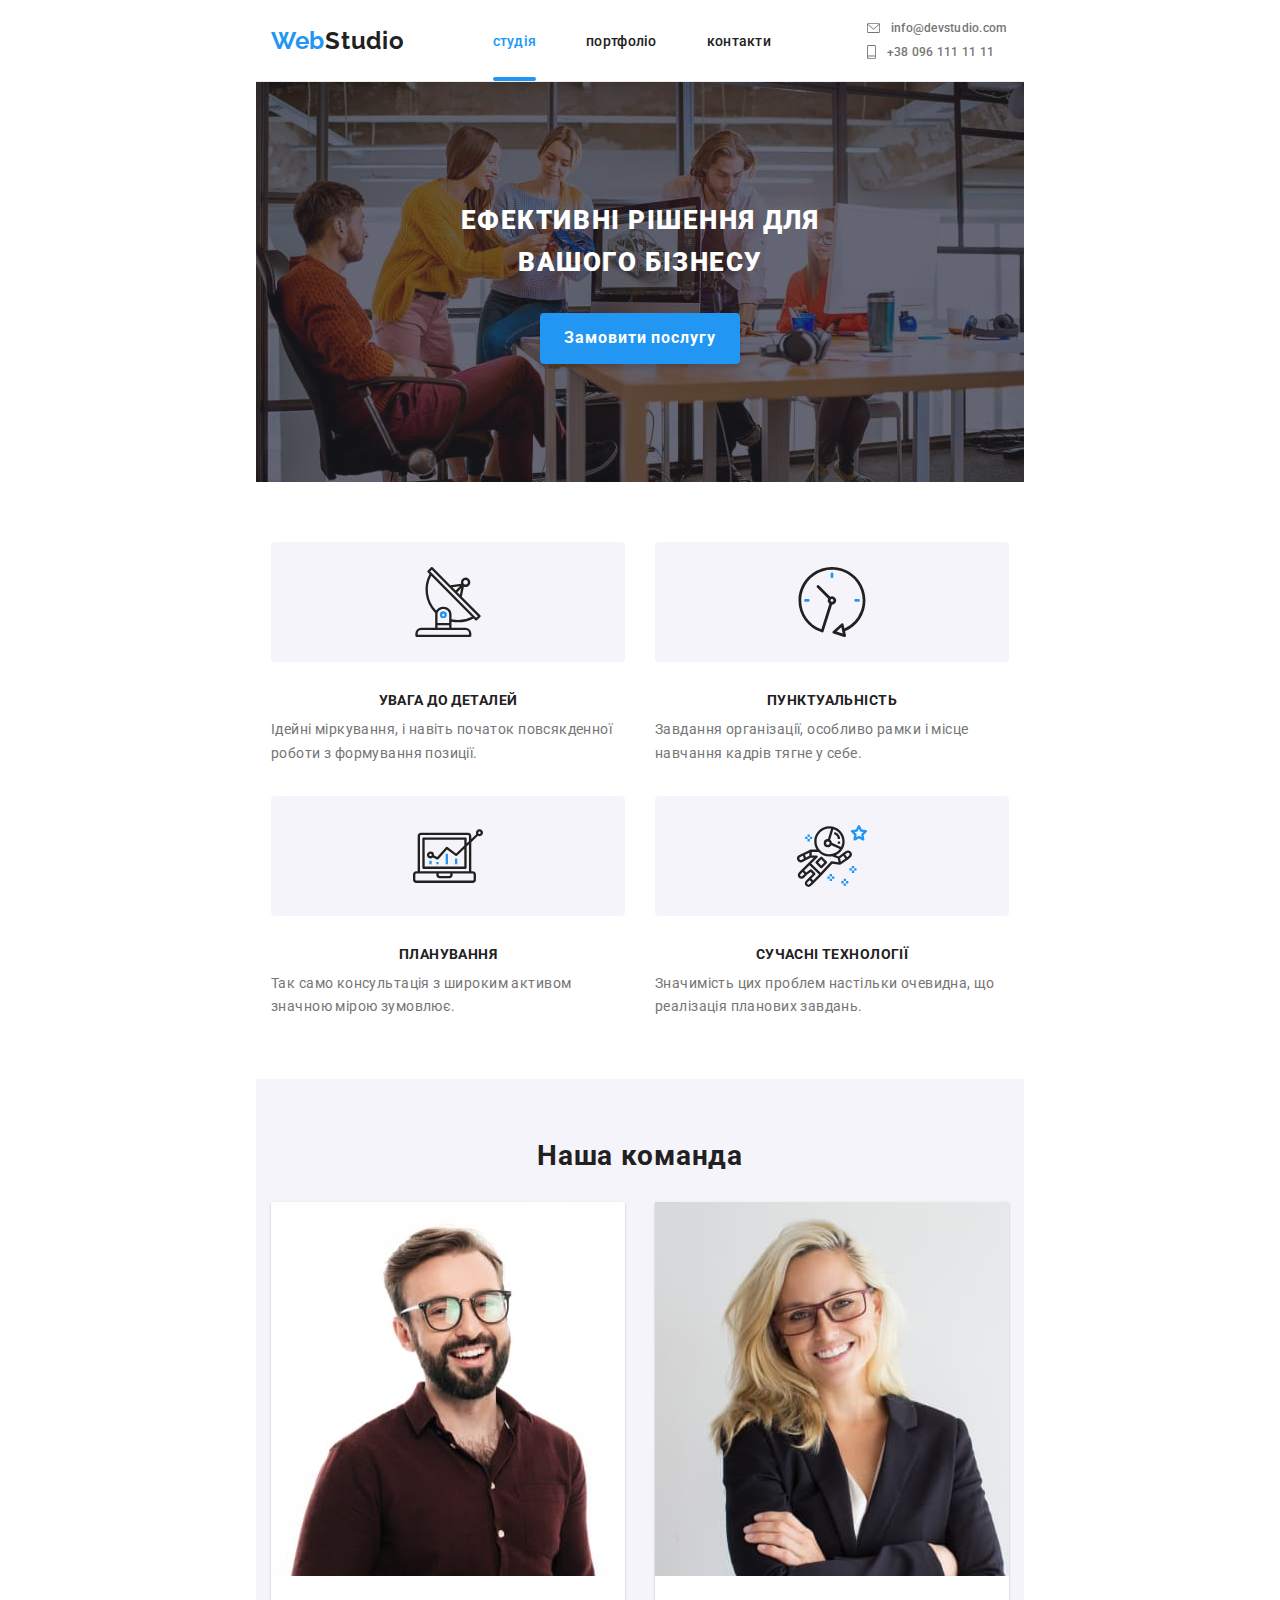
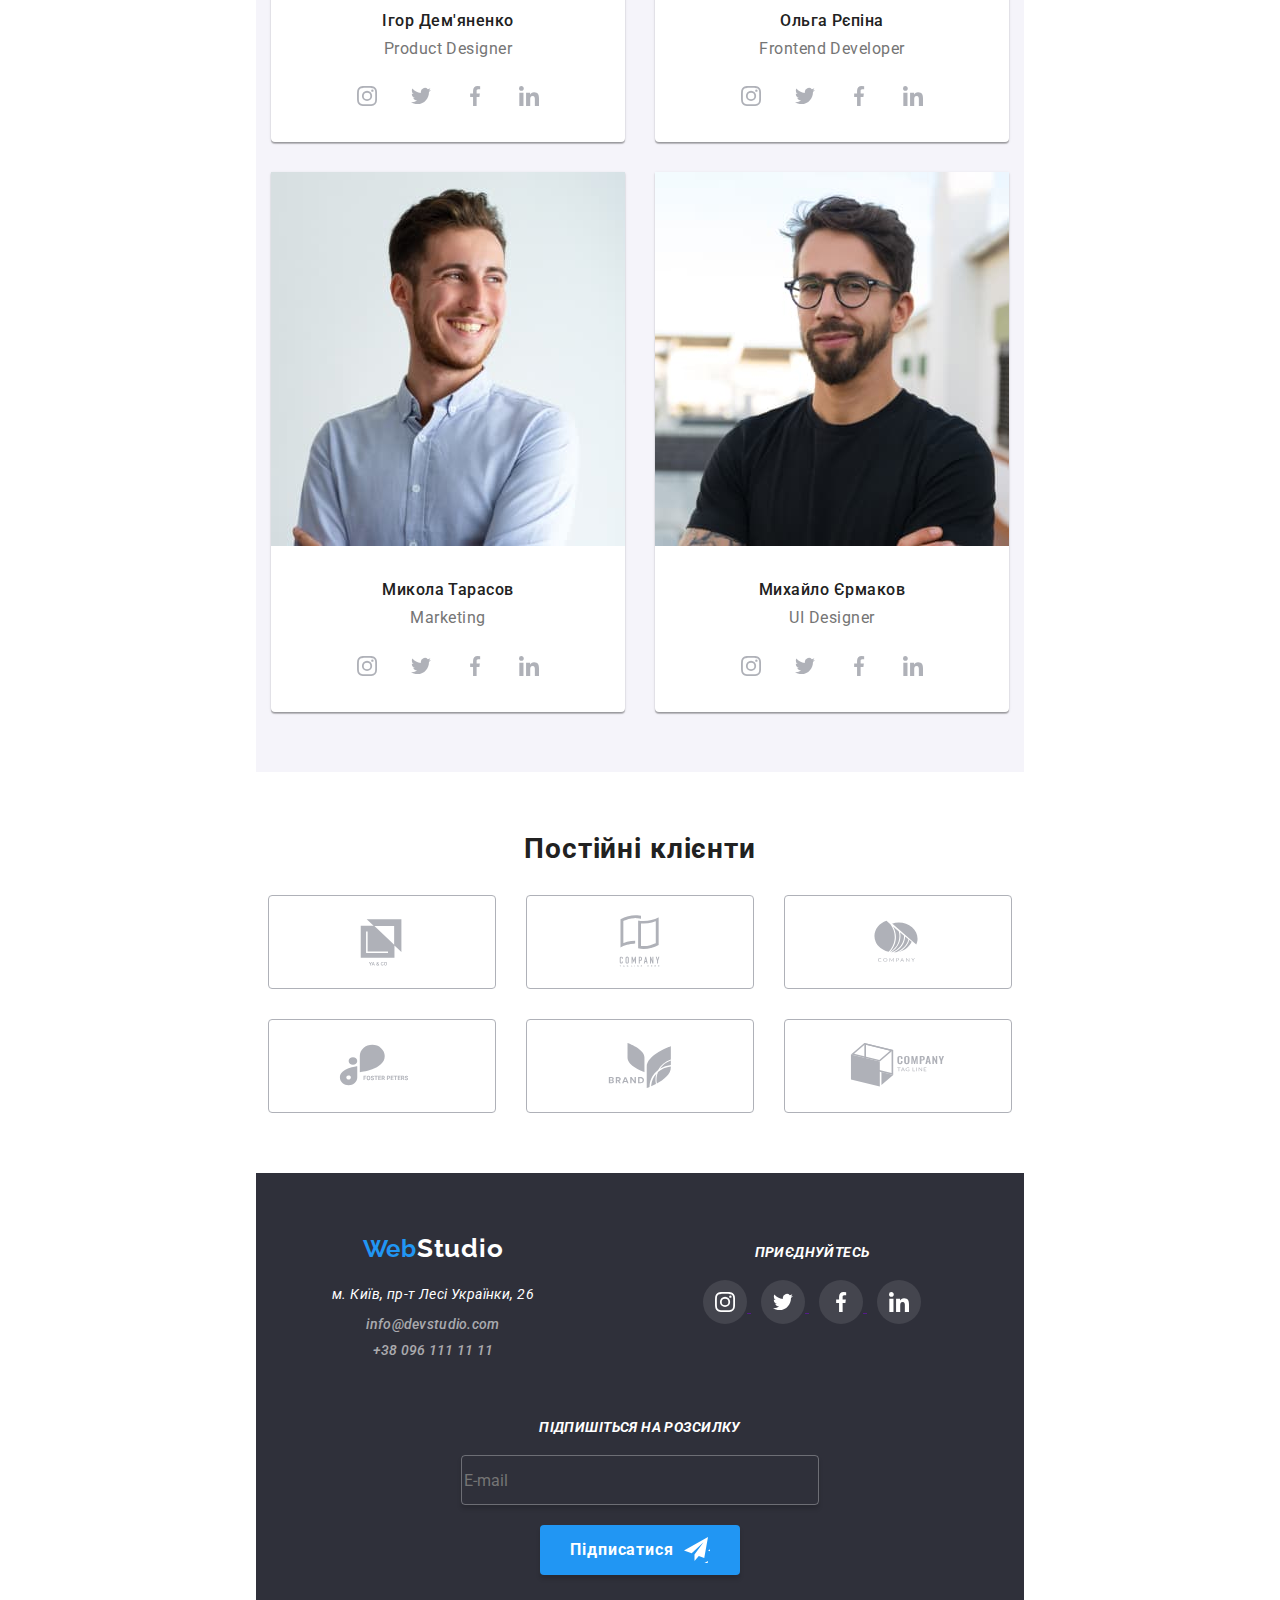
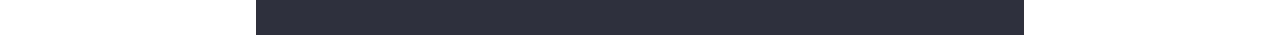
<file: index.html>
<!DOCTYPE html>
<html lang="uk">
  <head>
    <meta charset="UTF-8" />
    <meta name="viewport" content="width=device-width, initial-scale=1.0" />

    <title>WebStudio</title>
    <link
      href="https://fonts.googleapis.com/css2?family=Oleo+Script&family=Raleway:wght@700&family=Roboto:wght@400;500;700;900&display=swap"
      rel="stylesheet"
    />
    <link
      rel="stylesheet"
      href="https://cdnjs.cloudflare.com/ajax/libs/modern-normalize/1.0.0/modern-normalize.min.css"
    />
    <link rel="stylesheet" href="./css/main.min.css" />
  </head>

  <body>
    <header>
      <!--                       НАВІГАЦІЯ -->

      <nav class="wrapper-nav">
        <!-- <div class="container-nav"> -->
        <a href="./index.html" class="logo"><span>Web</span>Studio</a>

        <!--                  КНОПКА МОБ. МЕНЮ  -->
        <button
          type="button"
          class="menu-btn"
          aria-menu="false"
          aria-controls="menu-container"
          data-menu-button
          aria-label="Перемикач мобільного меню"
        >
          <svg width="40" height="40">
            <use
              class="icon-close"
              href="./images/sprite-menuMobile.svg#icon-close_40px"
            ></use>
            <use
              class="icon-menu"
              href="./images/sprite-menuMobile.svg#icon-menu_40px"
            ></use>
          </svg>
        </button>
        <div class="menu-container" id="menu-container" data-menu>
          <ul class="menu">
            <li class="item">
              <a href="./index.html" class="link current">студія</a>
            </li>
            <li class="item">
              <a href="./portfolio.html" class="link">портфоліо</a>
            </li>

            <li class="item">
              <a href="./contacts" class="link">контакти</a>
            </li>
          </ul>

          <ul class="menu-contacts">
            <li class="item">
              <a href="tel:+380961111111" class="link">+38 096 111 11 11</a>
            </li>
            <li class="item">
              <a href="mailto:info@devstudio.com" class="link mail"
                >info@devstudio.com</a
              >
            </li>
          </ul>

          <ul class="menu-social">
            <a href="" class="link" target="_blank" rel="aria-label">
              <li class="item">Instagram</li>
            </a>
            <a href="" class="link" target="_blank" rel="aria-label">
              <li class="item">Twitter</li>
            </a>
            <a href="" class="link" target="_blank" rel="aria-label">
              <li class="item">Facebook</li>
            </a>
            <a href="" class="link" target="_blank" rel="aria-label">
              <li class="item">LinkedIn</li>
            </a>
          </ul>
        </div>

        <!-- ---------------------------------------------------------- -->

        <ul class="site-nav list">
          <li class="item">
            <a href="./index.html" class="link current">студія</a>
          </li>
          <li class="item">
            <a href="./portfolio.html" class="link">портфоліо</a>
          </li>
          <li class="item">
            <a href="./contacts" class="link">контакти</a>
          </li>
        </ul>

        <ul class="contacts">
          <li class="item">
            <a href="mailto:info@devstudio.com" class="link"
              >info@devstudio.com</a
            >
          </li>
          <li class="item">
            <a href="tel:+380961111111" class="link">+38 096 111 11 11</a>
          </li>
        </ul>
        <!-- </div> -->
      </nav>
    </header>

    <main>
      <!--                            ГЕРОЙ  -->

      <section class="hero">
        <div class="overlay">
          <h1 class="hero-title">Ефективні рішення для<br />вашого бізнесу</h1>

          <button class="btn-open" data-open-modal>Замовити послугу</button>
        </div>

        <!--                     МОДАЛЬНЕ ВІКНО -->
        <div class="backdrop is-hidden" data-backdrop>
          <div class="modal">
            <button class="btn-close" data-close-modal>
              <svg>
                <use
                  href="./images/icons.svg/sprite-cloze.svg#icon-close-black"
                ></use>
              </svg>
            </button>

            <form class="form" autocomplete="off">
              <b class="form-text">Залиште свої дані, ми вам передзвонимо</b>

              <div class="form-field">
                <label for="name" class="form-label">Ім'я</label>
                <input class="form-input" type="text" name="name" id="name" />
                <svg class="form-icon">
                  <use href="./images/form SVG.svg#icon-person-black"></use>
                </svg>
              </div>

              <div class="form-field">
                <label for="tel" class="form-label">Телефон</label>
                <input class="form-input" type="tel" name="tel" id="tel" />
                <svg class="form-icon">
                  <use href="./images/form SVG.svg#icon-phone-black"></use>
                </svg>
              </div>

              <div class="form-field">
                <label for="mail" class="form-label">Пошта</label>
                <input
                  class="form-input"
                  type="email"
                  name="mail"
                  id="mail"
                  autocomplete="off"
                />
                <svg class="form-icon">
                  <use href="./images/form SVG.svg#icon-email-black"></use>
                </svg>
              </div>

              <div class="form-field-comment">
                <label for="comment" class="form-label">Коментар</label>
                <textarea
                  name="comment"
                  class="form-comment"
                  id="comment"
                  rows="8"
                  placeholder="Введіть текст"
                >
                </textarea>
              </div>

              <div class="form-field-policy">
                <input
                  type="checkbox"
                  class="form-checkbox"
                  name="policy"
                  id="policy"
                />
                <span class="check-icon"></span>
                <label for="policy" class="form-policy"
                  >Погоджуюся з розсилкою та приймаю
                  <span class="policy-text">Умови договору</span></label
                >
              </div>

              <button class="form-btn" type="submit">Відправити</button>
            </form>
          </div>
        </div>
      </section>

      <!--                       ОСОБЛИВОСТІ -->

      <section>
        <div class="peculiarities">
          <ul class="peculiarities-list">
            <li class="peculiarities-item">
              <div class="div">
                <svg class="icon">
                  <!-- <use href="./images/astronaut1.svg"></use> -->
                </svg>
              </div>
              <h2 class="peculiarities-title">УВАГА ДО ДЕТАЛЕЙ</h2>
              <p class="peculiarities-text">
                Ідейні міркування, і навіть початок повсякденної роботи з
                формування позиції.
              </p>
            </li>
            <li class="peculiarities-item">
              <div class="div">
                <svg class="icon">
                  <!-- <use href="./images/peculiarities.svg#icon-clock1"></use> -->
                </svg>
              </div>
              <h2 class="peculiarities-title">ПУНКТУАЛЬНІСТЬ</h2>
              <p class="peculiarities-text">
                Завдання організації, особливо рамки і місце навчання кадрів
                тягне у себе.
              </p>
            </li>
            <li class="peculiarities-item">
              <div class="div">
                <svg class="icon">
                  <!-- <use href="./images/peculiarities.svg#icon-diagram1"></use> -->
                </svg>
              </div>
              <h2 class="peculiarities-title">ПЛАНУВАННЯ</h2>
              <p class="peculiarities-text">
                Так само консультація з широким активом значною мірою зумовлює.
              </p>
            </li>
            <li class="peculiarities-item">
              <div class="div">
                <svg class="icon">
                  <!-- <use href="./images/peculiarities.svg#icon-astronaut1"></use> -->
                </svg>
              </div>
              <h2 class="peculiarities-title">СУЧАСНІ ТЕХНОЛОГІЇ</h2>
              <p class="peculiarities-text">
                Значимість цих проблем настільки очевидна, що реалізація
                планових завдань.
              </p>
            </li>
          </ul>
        </div>
      </section>

      <!--                  ЧИМ МИ ЗАЙМАЄМОСЯ -->

      <section>
        <div class="whatarewedoing">
          <h2 class="whatarewedoing-title">Чим ми займаємося</h2>
          <ul class="whatarewedoing-list">
            <li class="list-item">
              <div class="label">
                <h3 class="label-title">Десктопні додатки</h3>
              </div>
              <picture>
                <source
                  srcset="
                    ./images/doing/box1.jpg   1x,
                    ./images/doing/box1@2.jpg 2x
                  "
                  media="(min-width: 1600px)"
                />

                <img src="./images/doing/box1.jpg" alt="друкує" />
              </picture>
            </li>

            <li class="list-item">
              <div class="label">
                <h3 class="label-title">Мобільні додатки</h3>
              </div>
              <picture>
                <source
                  srcset="
                    ./images/doing/box2.jpg   1x,
                    ./images/doing/box2@2.jpg 2x
                  "
                  media="(min-width: 1600px)"
                />

                <img src="./images/doing/box2.jpg" alt="дивиться в смартфон" />
              </picture>
            </li>
            <li class="list-item">
              <div class="label">
                <h3 class="label-title">Дизайнерські рішення</h3>
              </div>
              <picture>
                <source
                  srcset="
                    ./images/doing/box3.jpg   1x,
                    ./images/doing/box3@2.jpg 2x
                  "
                  media="(min-width: 1600px)"
                />

                <img src="./images/doing/box3.jpg" alt="дивиться в планшет" />
              </picture>
            </li>
          </ul>
        </div>
      </section>

      <!--                     НАША КОМАНДА -->

      <section class="team">
        <div class="ourteam">
          <h2 class="ourteam-title">Наша команда</h2>
          <ul class="ourteam-list">
            <li class="list-item">
              <picture>
                <source
                  srcset="./images/team-img/team1-desc.jpg 1x,
                  ./images/team img/team1-desc@2x.jpg 2x"
                  media="(min-width: 1600px)"
                />
                <source
                  srcset="./images/team-img/team1-tab.jpg 1x,
                  ./images/team img/team1-tab@2x.jpg 2x"
                  media="(min-width: 768px)"
                />
                <source
                  srcset="./images/team-img/team1-mob.jpg 1x,
                  ./images/team img/team1-mob@2x.jpg 2x"
                  media="(max-width: 480px)"
                />

                <img
                  class="team-img"
                  src="./images/team-img/team1-mob.jpg"
                  alt="Ігор Дем'яненко"
                />
              </picture>
              <h3 class="title">Ігор Дем'яненко</h3>
              <p class="text">Product Designer</p>

              <ul class="social list">
                <li class="item">
                  <a href="" target="_blank" rel="aria-label">
                    <svg class="action-icon">
                      <use href="./images/sprite.svg#icon-instagram2"></use>
                    </svg>
                  </a>
                </li>

                <li class="item">
                  <a href="" target="_blank" rel="aria-label">
                    <svg class="action-icon">
                      <use href="./images/sprite.svg#icon-twitter1"></use>
                    </svg>
                  </a>
                </li>
                <li class="item">
                  <a href="" target="_blank" rel="aria-label">
                    <svg class="action-icon">
                      <use href="./images/sprite.svg#icon-facebook1"></use>
                    </svg>
                  </a>
                </li>
                <li class="item">
                  <a href="" target="_blank" rel="aria-label">
                    <svg class="action-icon">
                      <use href="./images/sprite.svg#icon-linkedin1"></use>
                    </svg>
                  </a>
                </li>
              </ul>
            </li>

            <li class="list-item">
              <picture>
                <source
                  srcset="./images/team-img/team2-desc.jpg 1x,
                  ./images/team img/team2-desc@2x.jpg 2x"
                  media="(min-width: 1600px)"
                />
                <source
                  srcset="./images/team-img/team2-tab.jpg 1x,
                  ./images/team img/team2-tab@2x.jpg 2x"
                  media="(min-width: 768px)"
                />
                <source
                  srcset="./images/team-img/team2-mob.jpg 1x,
                  ./images/team img/team2-mob@2x.jpg 2x"
                  media="(max-width: 480px)"
                />

                <img
                  class="team-img"
                  src="./images/team-img/team2-mob.jpg"
                  alt="Ольга Рєпіна"
                />
              </picture>
              <h3 class="title">Ольга Рєпіна</h3>
              <p class="text">Frontend Developer</p>

              <ul class="social list">
                <li class="item">
                  <a href="" target="_blank" rel="aria-label">
                    <svg class="action-icon">
                      <use href="./images/sprite.svg#icon-instagram2"></use>
                    </svg>
                  </a>
                </li>

                <li class="item">
                  <a href="" target="_blank" rel="aria-label">
                    <svg class="action-icon">
                      <use href="./images/sprite.svg#icon-twitter1"></use>
                    </svg>
                  </a>
                </li>
                <li class="item">
                  <a href="" target="_blank" rel="aria-label">
                    <svg class="action-icon">
                      <use href="./images/sprite.svg#icon-facebook1"></use>
                    </svg>
                  </a>
                </li>
                <li class="item">
                  <a href="" target="_blank" rel="aria-label">
                    <svg class="action-icon">
                      <use href="./images/sprite.svg#icon-linkedin1"></use>
                    </svg>
                  </a>
                </li>
              </ul>
            </li>

            <li class="list-item">
              <picture>
                <source
                  srcset="./images/team-img/team3-desc.jpg 1x,
                  ./images/team img/team3-desc@2x.jpg 2x"
                  media="(min-width: 1600px)"
                />
                <source
                  srcset="./images/team-img/team3-tab.jpg 1x,
                  ./images/team img/team3-tab@2x.jpg 2x"
                  media="(min-width: 768px)"
                />
                <source
                  srcset="./images/team-img/team3-mob.jpg 1x,
                  ./images/team img/team3-mob@2x.jpg 2x"
                  media="(max-width: 480px)"
                />

                <img
                  class="team-img"
                  src="./images/team-img/team3-mob.jpg"
                  alt="Микола Тарасов"
                />
              </picture>
              <h3 class="title">Микола Тарасов</h3>
              <p class="text">Marketing</p>

              <ul class="social list">
                <li class="item">
                  <a href="" target="_blank" rel="aria-label">
                    <svg class="action-icon">
                      <use href="./images/sprite.svg#icon-instagram2"></use>
                    </svg>
                  </a>
                </li>

                <li class="item">
                  <a href="" target="_blank" rel="aria-label">
                    <svg class="action-icon">
                      <use href="./images/sprite.svg#icon-twitter1"></use>
                    </svg>
                  </a>
                </li>
                <li class="item">
                  <a href="" target="_blank" rel="aria-label">
                    <svg class="action-icon">
                      <use href="./images/sprite.svg#icon-facebook1"></use>
                    </svg>
                  </a>
                </li>
                <li class="item">
                  <a href="" target="_blank" rel="aria-label">
                    <svg class="action-icon">
                      <use href="./images/sprite.svg#icon-linkedin1"></use>
                    </svg>
                  </a>
                </li>
              </ul>
            </li>

            <li class="list-item">
              <picture>
                <source
                  srcset="./images/team-img/team4-desc.jpg 1x,
                  ./images/team img/team4-desc@2x.jpg 2x"
                  media="(min-width: 1600px)"
                />
                <source
                  srcset="./images/team-img/team4-tab.jpg 1x,
                  ./images/team img/team4-tab@2x.jpg 2x"
                  media="(min-width: 768px)"
                />
                <source
                  srcset="./images/team-img/team4-mob.jpg 1x,
                  ./images/team img/team4-mob@2x.jpg 2x"
                  media="(max-width: 480px)"
                />

                <img
                  class="team-img"
                  src="./images/team-img/team4-mob.jpg"
                  alt="Михайло Єрмаков"
                />
              </picture>
              <h3 class="title">Михайло Єрмаков</h3>
              <p class="text">UI Designer</p>

              <ul class="social list">
                <li class="item">
                  <a href="" target="_blank" rel="aria-label">
                    <svg class="action-icon">
                      <use href="./images/sprite.svg#icon-instagram2"></use>
                    </svg>
                  </a>
                </li>

                <li class="item">
                  <a href="" target="_blank" rel="aria-label">
                    <svg class="action-icon">
                      <use href="./images/sprite.svg#icon-twitter1"></use>
                    </svg>
                  </a>
                </li>
                <li class="item">
                  <a href="" target="_blank" rel="aria-label">
                    <svg class="action-icon">
                      <use href="./images/sprite.svg#icon-facebook1"></use>
                    </svg>
                  </a>
                </li>
                <li class="item">
                  <a href="" target="_blank" rel="aria-label">
                    <svg class="action-icon">
                      <use href="./images/sprite.svg#icon-linkedin1"></use>
                    </svg>
                  </a>
                </li>
              </ul>
            </li>
          </ul>
        </div>
      </section>
    </main>

    <!--                     ПОСТІЙНІ КЛІЄНТИ -->

    <section>
      <div class="clients">
        <h2 class="title">Постійні клієнти</h2>
        <ul class="clients list">
          <li class="clients-item">
            <a href="#" target="_blank" rel="aria-label">
              <svg class="action-icon">
                <use href="./images/sprite2.svg#icon-Logo"></use>
              </svg>
            </a>
          </li>

          <li class="clients-item">
            <a href="" target="_blank" rel="aria-label">
              <svg class="action-icon">
                <use href="./images/sprite2.svg#icon-Logo2"></use>
              </svg>
            </a>
          </li>

          <li class="clients-item">
            <a href="" target="_blank" rel="aria-label">
              <svg class="action-icon">
                <use href="./images/sprite2.svg#icon-Logo3"></use>
              </svg>
            </a>
          </li>

          <li class="clients-item">
            <a href="" target="_blank" rel="aria-label">
              <svg class="action-icon">
                <use href="./images/sprite2.svg#icon-Logo4"></use>
              </svg>
            </a>
          </li>

          <li class="clients-item">
            <a href="" target="_blank" rel="aria-label">
              <svg class="action-icon">
                <use href="./images/sprite2.svg#icon-Logo5"></use>
              </svg>
            </a>
          </li>

          <li class="clients-item">
            <a href="" target="_blank" rel="aria-label">
              <svg class="action-icon">
                <use href="./images/sprite2.svg#icon-Logo6"></use>
              </svg>
            </a>
          </li>
        </ul>
      </div>
    </section>

    <!--                          ФУТЕР -->

    <footer class="page-footer">
      <address>
        <!-- <a href="./index.html" class="logo"><span>Web</span>Studio</a> -->
        <ul class="adress list">
          <li>
            <a href="./index.html" class="logo"><span>Web</span>Studio</a>
          </li>
          <li class="item">
            <p class="kiev">м. Київ, пр-т Лесі Українки, 26</p>
          </li>
          <li class="item">
            <a href="mailto:info@devstudio.com" class="mail"
              >info@devstudio.com</a
            >
          </li>
          <li class="item">
            <a href="tel:+380961111111" class="tel">+38 096 111 11 11</a>
          </li>
        </ul>

        <!--                  SOCIAL LINKS -->
        <div class="social-footer">
          <h3 class="title">приєднуйтесь</h3>
          <ul class="footer-social">
            <a href="" target="_blank" rel="aria-label">
              <li class="item">
                <svg class="action-icon">
                  <use href="./images/sprite.svg#icon-instagram2"></use>
                </svg>
              </li>
            </a>
            <a href="" target="_blank" rel="aria-label">
              <li class="item">
                <svg class="action-icon">
                  <use href="./images/sprite.svg#icon-twitter1"></use>
                </svg>
              </li>
            </a>

            <a href="" target="_blank" rel="aria-label">
              <li class="item">
                <svg class="action-icon">
                  <use href="./images/sprite.svg#icon-facebook1"></use>
                </svg>
              </li>
            </a>
            <a href="" target="_blank" rel="aria-label">
              <li class="item">
                <svg class="action-icon">
                  <use href="./images/sprite.svg#icon-linkedin1"></use>
                </svg>
              </li>
            </a>
          </ul>
        </div>

        <!--                       ФУТЕР ФОРМА                  -->

        <div class="form-footer">
          <b class="footer-text">Підпишіться на розсилку</b>
          <label for="mail" class="footer-label"></label>
          <input
            class="footer-input"
            type="email"
            name="mail"
            id="mail"
            placeholder="E-mail"
            autocomplete="off"
          />
          <button class="footer-btn" type="submit">Підписатися</button>
        </div>
        <!-- <button class="footer-btn" type="submit">Підписатися</button> -->
      </address>
    </footer>

    <!--                  КНОПКА МОБ. МЕНЮ -->
    <script>
      (() => {
        const menuBtnRef = document.querySelector("[data-menu-button]");
        const mobileMenuRef = document.querySelector("[data-menu]");

        menuBtnRef.addEventListener("click", () => {
          const expanded =
            menuBtnRef.getAttribute("aria-expanded") === "true" || false;

          menuBtnRef.classList.toggle("is-open");
          menuBtnRef.setAttribute("aria-expanded", !expanded);

          mobileMenuRef.classList.toggle("is-open");
        });
      })();
    </script>

    <!--                    МОДАЛЬНЕ ВІКНО -->
    <script>
      const refs = {
        openModalBtn: document.querySelector("[data-open-modal]"),
        closeModalBtn: document.querySelector("[data-close-modal]"),
        backdrop: document.querySelector("[data-backdrop]"),
      };
      refs.openModalBtn.addEventListener("click", toggleModal);
      refs.closeModalBtn.addEventListener("click", toggleModal);

      refs.backdrop.addEventListener("click", logBackdropClick);

      function toggleModal() {
        refs.backdrop.classList.toggle("is-hidden");
      }
      function logBackdropClick() {
        console.log("это клик в бекдроп");
      }
    </script>
  </body>
</html>
</file>
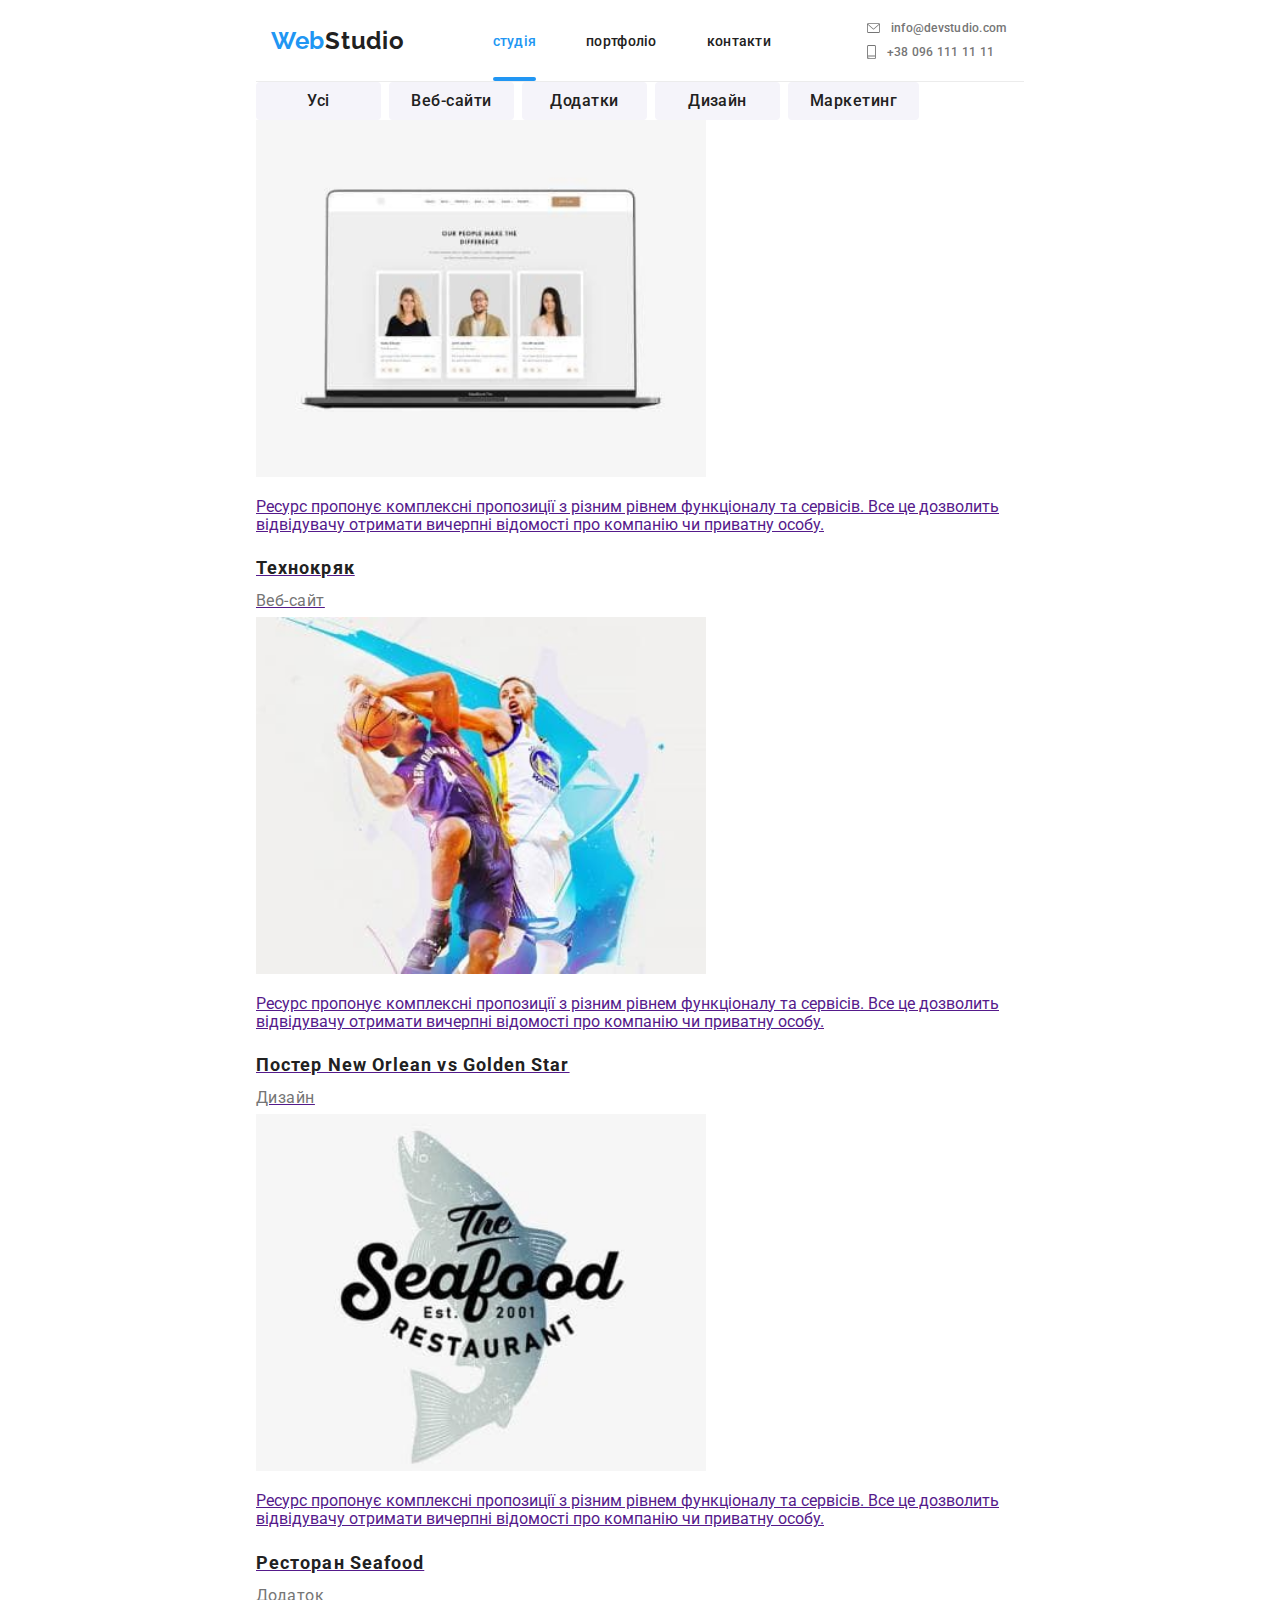
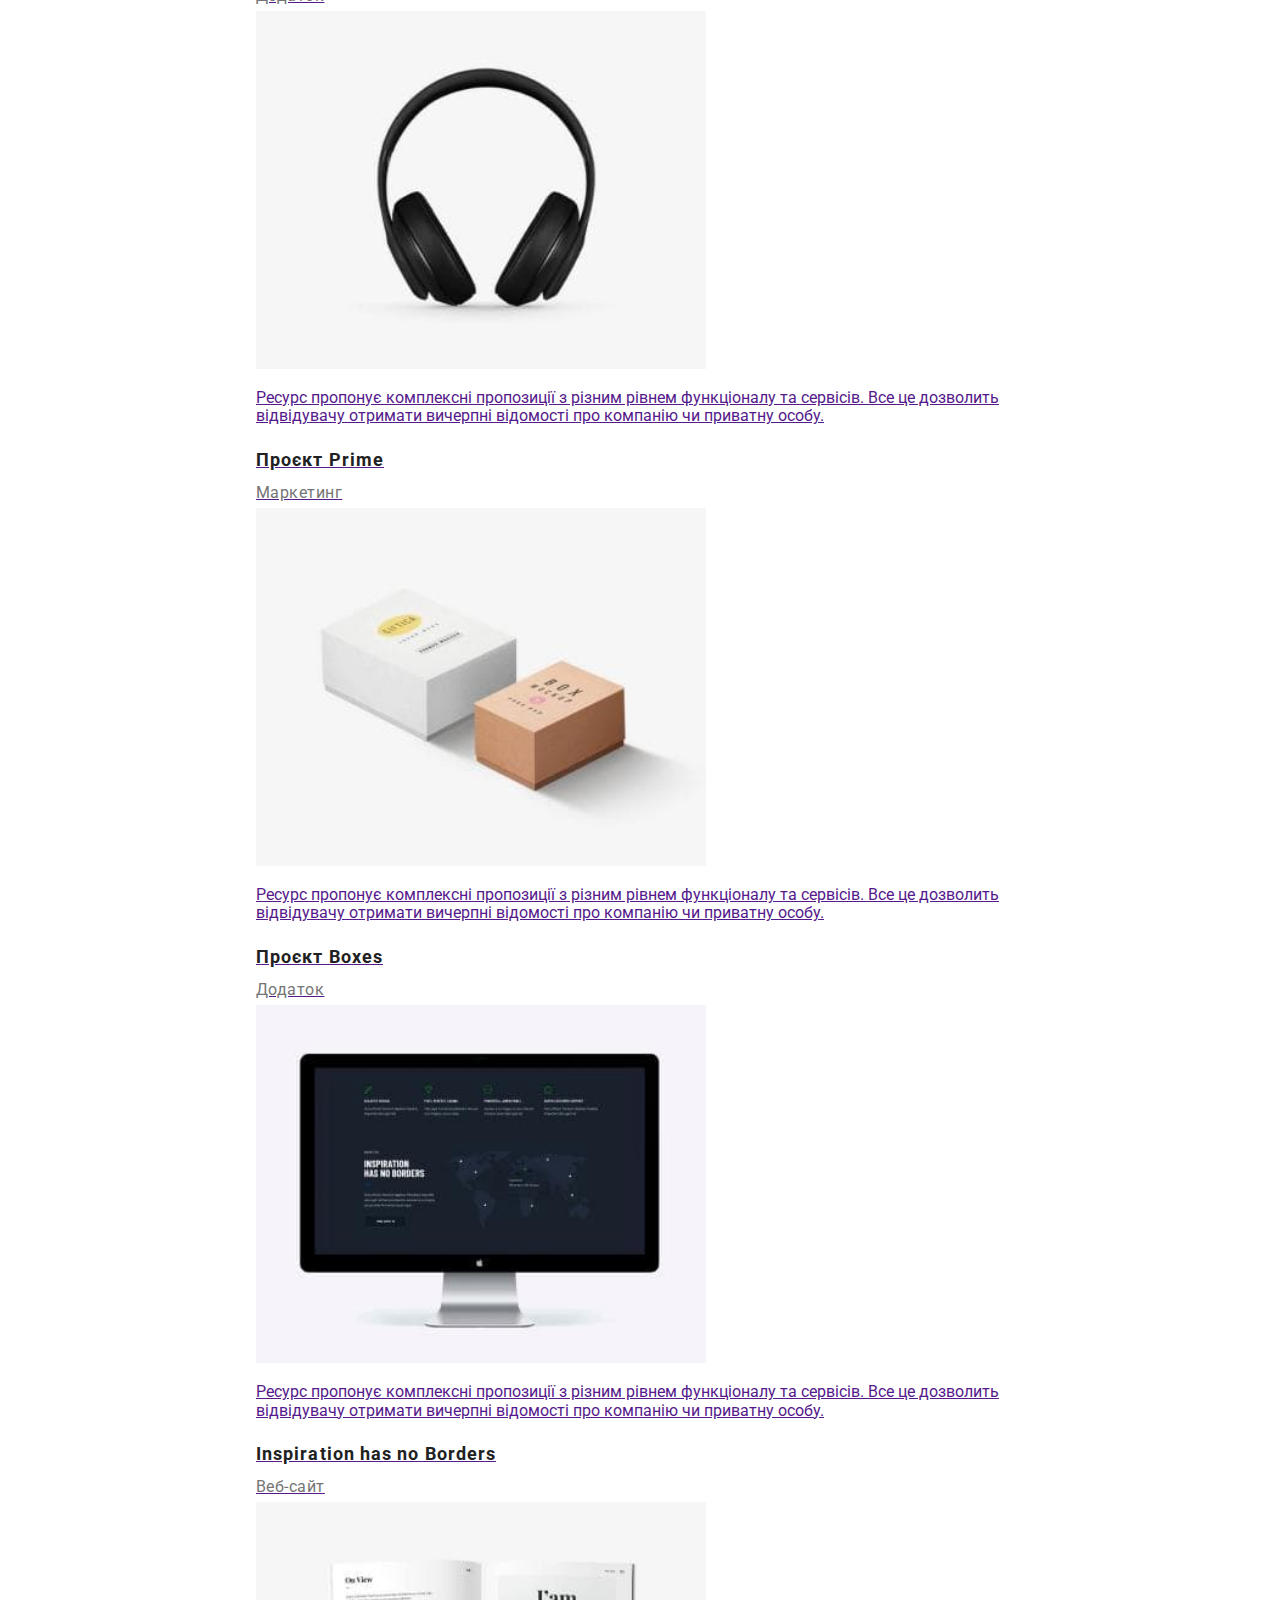
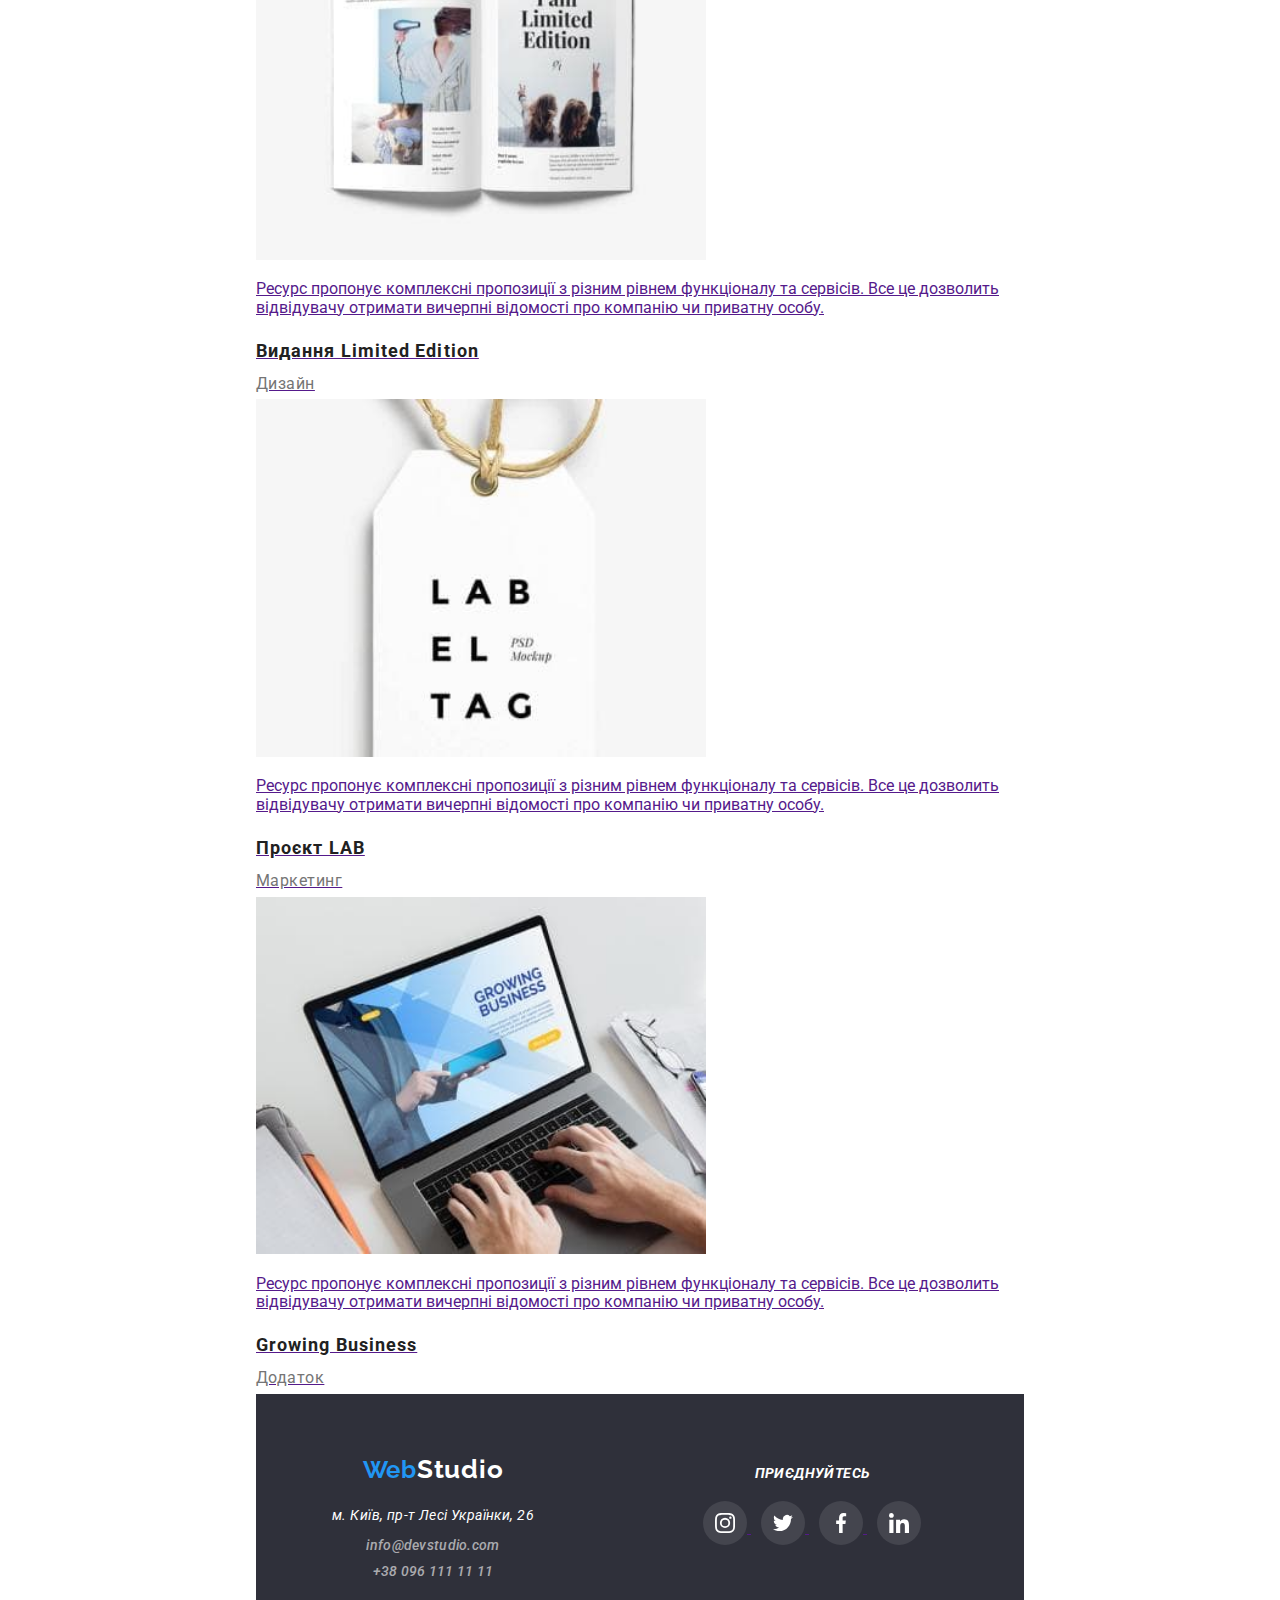
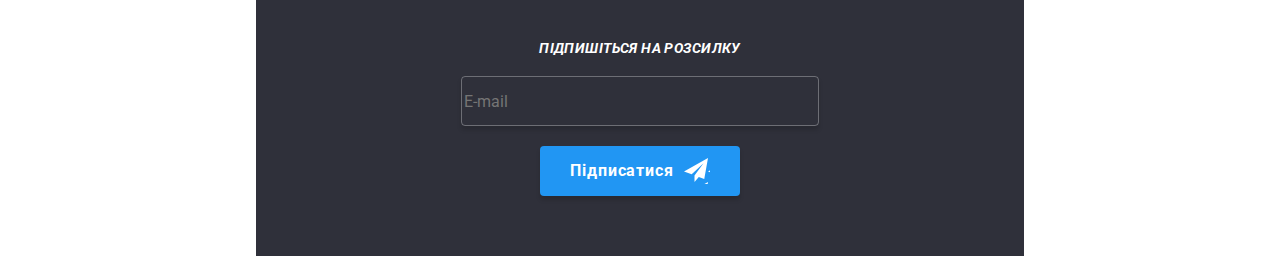
<file: portfolio.html>
<!DOCTYPE html>
<html lang="uk">
  <head>
    <meta charset="UTF-8" />
    <meta name="viewport" content="width=device-width, initial-scale=1.0" />

    <title>WebStudio</title>
    <link
      href="https://fonts.googleapis.com/css2?family=Oleo+Script&family=Raleway:wght@700&family=Roboto:wght@400;500;700;900&display=swap"
      rel="stylesheet"
    />
    <link
      rel="stylesheet"
      href="https://cdnjs.cloudflare.com/ajax/libs/modern-normalize/1.0.0/modern-normalize.min.css"
    />
    <link rel="stylesheet" href="./css/main.min.css" />
  </head>

  <body>
    <header>
      <!--                       НАВІГАЦІЯ -->

      <nav class="wrapper-nav">
        <!-- <div class="container-nav"> -->
        <a href="./index.html" class="logo"><span>Web</span>Studio</a>

        <!--                  КНОПКА МОБ. МЕНЮ  -->
        <button
          type="button"
          class="menu-btn"
          aria-menu="false"
          aria-controls="menu-container"
          data-menu-button
          aria-label="Перемикач мобільного меню"
        >
          <svg width="40" height="40">
            <use
              class="icon-close"
              href="./images/sprite-menuMobile.svg#icon-close_40px"
            ></use>
            <use
              class="icon-menu"
              href="./images/sprite-menuMobile.svg#icon-menu_40px"
            ></use>
          </svg>
        </button>
        <div class="menu-container" id="menu-container" data-menu>
          <ul class="menu">
            <li class="item">
              <a href="./index.html" class="link current">студія</a>
            </li>
            <li class="item">
              <a href="./portfolio.html" class="link">портфоліо</a>
            </li>

            <li class="item">
              <a href="./contacts" class="link">контакти</a>
            </li>
          </ul>

          <ul class="menu-contacts">
            <li class="item">
              <a href="tel:+380961111111" class="link">+38 096 111 11 11</a>
            </li>
            <li class="item">
              <a href="mailto:info@devstudio.com" class="link mail"
                >info@devstudio.com</a
              >
            </li>
          </ul>

          <ul class="menu-social">
            <a href="" class="link" target="_blank" rel="aria-label">
              <li class="item">Instagram</li>
            </a>
            <a href="" class="link" target="_blank" rel="aria-label">
              <li class="item">Twitter</li>
            </a>
            <a href="" class="link" target="_blank" rel="aria-label">
              <li class="item">Facebook</li>
            </a>
            <a href="" class="link" target="_blank" rel="aria-label">
              <li class="item">LinkedIn</li>
            </a>
          </ul>
        </div>

        <!-- ---------------------------------------------------------- -->

        <ul class="site-nav list">
          <li class="item">
            <a href="./index.html" class="link current">студія</a>
          </li>
          <li class="item">
            <a href="./portfolio.html" class="link">портфоліо</a>
          </li>
          <li class="item">
            <a href="./contacts" class="link">контакти</a>
          </li>
        </ul>

        <ul class="contacts">
          <li class="item">
            <a href="mailto:info@devstudio.com" class="link"
              >info@devstudio.com</a
            >
          </li>
          <li class="item">
            <a href="tel:+380961111111" class="link">+38 096 111 11 11</a>
          </li>
        </ul>
        <!-- </div> -->
      </nav>
    </header>

    <main>
      <!-- фільтр -->

      <section class="filter">
        <!-- <div class="container-filter"> -->
        <ul class="filter-list">
          <li class="item">
            <button class="btn" type="button">Усі</button>
          </li>
          <li class="item">
            <button class="btn" type="button">Веб-сайти</button>
          </li>
          <li class="item">
            <button class="btn" type="button">Додатки</button>
          </li>

          <li class="item">
            <button class="btn" type="button">Дизайн</button>
          </li>
          <li class="item">
            <button class="btn" type="button">Маркетинг</button>
          </li>
        </ul>
        <!-- </div> -->
      </section>

      <!-- посилання -->

      <section class="links">
        <div class="container-links">
          <ul class="list-links">
            <li class="item">
              <a class="project" href="">
                <div class="overlay-links">
                  <img
                    class="image-link"
                    src="./images/portfolio1.jpg"
                    alt="Технокряк"
                    width="450"
                  />
                  <p class="text-overlay">
                    Ресурс пропонує комплексні пропозиції з різним рівнем
                    функціоналу та сервісів. Все це дозволить відвідувачу
                    отримати вичерпні відомості про компанію чи приватну особу.
                  </p>
                </div>
                <div class="box">
                  <h3 class="title">Технокряк</h3>
                  <p class="text">Веб-сайт</p>
                </div>
              </a>
            </li>

            <li class="item">
              <a class="project" href="">
                <div class="overlay-links">
                  <img
                    class="image-link"
                    src="./images/portfolio2.jpg"
                    alt="Постер New Orlean vs Golden Star"
                    width="450"
                  />
                  <p class="text-overlay">
                    Ресурс пропонує комплексні пропозиції з різним рівнем
                    функціоналу та сервісів. Все це дозволить відвідувачу
                    отримати вичерпні відомості про компанію чи приватну особу.
                  </p>
                </div>
                <div class="box">
                  <h3 class="title">Постер New Orlean vs Golden Star</h3>
                  <p class="text">Дизайн</p>
                </div>
              </a>
            </li>

            <li class="item">
              <a class="project" href="">
                <div class="overlay-links">
                  <img
                    class="image-link"
                    src="./images/portfolio3.jpg"
                    alt="Ресторан Seafood"
                    width="450"
                  />
                  <p class="text-overlay">
                    Ресурс пропонує комплексні пропозиції з різним рівнем
                    функціоналу та сервісів. Все це дозволить відвідувачу
                    отримати вичерпні відомості про компанію чи приватну особу.
                  </p>
                </div>
                <div class="box">
                  <h3 class="title">Ресторан Seafood</h3>
                  <p class="text">Додаток</p>
                </div>
              </a>
            </li>

            <li class="item">
              <a class="project" href="">
                <div class="overlay-links">
                  <img
                    class="image-link"
                    src="./images/portfolio4.jpg"
                    alt="Проєкт Prime"
                    width="450"
                  />
                  <p class="text-overlay">
                    Ресурс пропонує комплексні пропозиції з різним рівнем
                    функціоналу та сервісів. Все це дозволить відвідувачу
                    отримати вичерпні відомості про компанію чи приватну особу.
                  </p>
                </div>
                <div class="box">
                  <h3 class="title">Проєкт Prime</h3>
                  <p class="text">Маркетинг</p>
                </div>
              </a>
            </li>

            <li class="item">
              <a class="project" href="">
                <div class="overlay-links">
                  <img
                    class="image-link"
                    src="./images/portfolio5.jpg"
                    alt="Проєкт Boxes"
                    width="450"
                  />
                  <p class="text-overlay">
                    Ресурс пропонує комплексні пропозиції з різним рівнем
                    функціоналу та сервісів. Все це дозволить відвідувачу
                    отримати вичерпні відомості про компанію чи приватну особу.
                  </p>
                </div>
                <div class="box">
                  <h3 class="title">Проєкт Boxes</h3>
                  <p class="text">Додаток</p>
                </div>
              </a>
            </li>

            <li class="item">
              <a class="project" href="">
                <div class="overlay-links">
                  <img
                    class="image-link"
                    src="./images/portfolio6.jpg"
                    alt="Inspiration has no Borders"
                    width="450"
                  />
                  <p class="text-overlay">
                    Ресурс пропонує комплексні пропозиції з різним рівнем
                    функціоналу та сервісів. Все це дозволить відвідувачу
                    отримати вичерпні відомості про компанію чи приватну особу.
                  </p>
                </div>
                <div class="box">
                  <h3 class="title">Inspiration has no Borders</h3>
                  <p class="text">Веб-сайт</p>
                </div>
              </a>
            </li>

            <li class="item">
              <a class="project" href="">
                <div class="overlay-links">
                  <img
                    class="image-link"
                    src="./images/portfolio7.jpg"
                    alt="Видання Limited Edition"
                    width="450"
                  />
                  <p class="text-overlay">
                    Ресурс пропонує комплексні пропозиції з різним рівнем
                    функціоналу та сервісів. Все це дозволить відвідувачу
                    отримати вичерпні відомості про компанію чи приватну особу.
                  </p>
                </div>
                <div class="box">
                  <h3 class="title">Видання Limited Edition</h3>
                  <p class="text">Дизайн</p>
                </div>
              </a>
            </li>

            <li class="item">
              <a class="project" href="">
                <div class="overlay-links">
                  <img
                    class="image-link"
                    src="./images/portfolio8.jpg"
                    alt="Проєкт LAB"
                    width="450"
                  />
                  <p class="text-overlay">
                    Ресурс пропонує комплексні пропозиції з різним рівнем
                    функціоналу та сервісів. Все це дозволить відвідувачу
                    отримати вичерпні відомості про компанію чи приватну особу.
                  </p>
                </div>
                <div class="box">
                  <h3 class="title">Проєкт LAB</h3>
                  <p class="text">Маркетинг</p>
                </div>
              </a>
            </li>

            <li class="item">
              <a class="project" href="">
                <div class="overlay-links">
                  <img
                    class="image-link"
                    src="./images/portfolio9.jpg"
                    alt="Growing Business"
                    width="450"
                  />
                  <p class="text-overlay">
                    Ресурс пропонує комплексні пропозиції з різним рівнем
                    функціоналу та сервісів. Все це дозволить відвідувачу
                    отримати вичерпні відомості про компанію чи приватну особу.
                  </p>
                </div>
                <div class="box">
                  <h3 class="title">Growing Business</h3>
                  <p class="text">Додаток</p>
                </div>
              </a>
            </li>
          </ul>
        </div>
      </section>
    </main>

    <!-- футер -->

    <footer class="page-footer">
      <address>
        <!-- <a href="./index.html" class="logo"><span>Web</span>Studio</a> -->
        <ul class="adress list">
          <li>
            <a href="./index.html" class="logo"><span>Web</span>Studio</a>
          </li>
          <li class="item">
            <p class="kiev">м. Київ, пр-т Лесі Українки, 26</p>
          </li>
          <li class="item">
            <a href="mailto:info@devstudio.com" class="mail"
              >info@devstudio.com</a
            >
          </li>
          <li class="item">
            <a href="tel:+380961111111" class="tel">+38 096 111 11 11</a>
          </li>
        </ul>

        <!--                  SOCIAL LINKS -->
        <div class="social-footer">
          <h3 class="title">приєднуйтесь</h3>
          <ul class="footer-social">
            <a href="" target="_blank" rel="aria-label">
              <li class="item">
                <svg class="action-icon">
                  <use href="./images/sprite.svg#icon-instagram2"></use>
                </svg>
              </li>
            </a>
            <a href="" target="_blank" rel="aria-label">
              <li class="item">
                <svg class="action-icon">
                  <use href="./images/sprite.svg#icon-twitter1"></use>
                </svg>
              </li>
            </a>

            <a href="" target="_blank" rel="aria-label">
              <li class="item">
                <svg class="action-icon">
                  <use href="./images/sprite.svg#icon-facebook1"></use>
                </svg>
              </li>
            </a>
            <a href="" target="_blank" rel="aria-label">
              <li class="item">
                <svg class="action-icon">
                  <use href="./images/sprite.svg#icon-linkedin1"></use>
                </svg>
              </li>
            </a>
          </ul>
        </div>

        <!--                       ФУТЕР ФОРМА                  -->

        <div class="form-footer">
          <b class="footer-text">Підпишіться на розсилку</b>
          <label for="mail" class="footer-label"></label>
          <input
            class="footer-input"
            type="email"
            name="mail"
            id="mail"
            placeholder="E-mail"
            autocomplete="off"
          />
          <button class="footer-btn" type="submit">Підписатися</button>
        </div>
        <!-- <button class="footer-btn" type="submit">Підписатися</button> -->
      </address>
    </footer>

    <!--                  КНОПКА МОБ. МЕНЮ -->
    <script>
      (() => {
        const menuBtnRef = document.querySelector("[data-menu-button]");
        const mobileMenuRef = document.querySelector("[data-menu]");

        menuBtnRef.addEventListener("click", () => {
          const expanded =
            menuBtnRef.getAttribute("aria-expanded") === "true" || false;

          menuBtnRef.classList.toggle("is-open");
          menuBtnRef.setAttribute("aria-expanded", !expanded);

          mobileMenuRef.classList.toggle("is-open");
        });
      })();
    </script>
  </body>
</html>
</file>
<file: css/main.min.css>
.wrapper-nav .logo{display:inline-block;padding-left:15px;padding-top:16px;padding-bottom:16px;color:#212121;font-family:"Raleway";font-size:24px;font-weight:700;line-height:normal;letter-spacing:.72px;text-decoration:none}span{color:#2196f3;font-family:"Raleway";font-size:24px;font-weight:700;line-height:normal;letter-spacing:.72px}@media screen and (min-width: 767px){.wrapper-nav .logo{padding-top:26px}}@media screen and (min-width: 1600px){.wrapper-nav .logo{padding-top:24px;margin:0;font-size:26px;letter-spacing:.78px}span{font-size:26px;letter-spacing:.78px}}.page-footer .logo{display:inline-block;margin-top:60px;margin-bottom:20px;color:#fff;font-family:"Raleway";font-weight:700;font-size:26px;font-style:normal;text-decoration:none;letter-spacing:.78px}@media screen and (min-width: 768px){.page-footer .logo{margin-left:115px;margin:0;margin-bottom:20px}}body{text-decoration:none;font-family:"Roboto";overflow-x:hidden}.list,.contacts,.footer,.filter-list,.ourteam-list,.peculiarities-list,.whatarewedoing-list,.social-links,.footer-social,.menu,.menu-contacts,.menu-social,.list-links,.contacts{padding:0;margin:0;list-style:none}.menu-social .link::after{content:"";position:absolute;left:95px;bottom:0;width:1px;height:22px;background-color:rgba(33,33,33,.2)}@media screen and (min-width: 767px){.menu-btn,.menu-container{display:none}}@media screen and (max-width: 767px){.site-nav.list,.contacts{display:none}}.wrapper-nav{position:relative;display:-webkit-inline-box;display:-ms-inline-flexbox;display:inline-flex;max-width:480px;background-color:#fff;border-bottom:1px solid #ececec}@media screen and (min-width: 768px){.wrapper-nav{display:-webkit-box;display:-ms-flexbox;display:flex;min-width:768px}}@media screen and (min-width: 1600px){.wrapper-nav{min-width:1600px;-webkit-box-pack:center;-ms-flex-pack:center;justify-content:center}}.menu-btn{position:absolute;left:425px;top:10px;display:-webkit-inline-box;display:-ms-inline-flexbox;display:inline-flex;width:40px;height:40px;margin:0;padding:0;background-color:rgba(0,0,0,0);border:none;border-color:rgba(0,0,0,0);z-index:5}.menu-btn:hover{fill:#2196f3}.menu-btn .icon-close{display:none}.menu-btn.is-open .icon-close{display:block}.menu-btn.is-open .icon-menu{display:none}.menu-container{display:none;z-index:1;position:absolute;top:0;left:0;width:480px;height:796px;text-align:center;font-size:20px;background-color:#fff;-webkit-box-shadow:0px 1px 3px 0px rgba(0,0,0,.16),0px 2px 4px 0px rgba(0,0,0,.08),0px 4px 8px 0px rgba(0,0,0,.04);box-shadow:0px 1px 3px 0px rgba(0,0,0,.16),0px 2px 4px 0px rgba(0,0,0,.08),0px 4px 8px 0px rgba(0,0,0,.04)}.menu-container.is-open{display:block}.menu{position:absolute;text-align:start;top:48px;left:40px;margin-bottom:302px}.menu .item:not(:last-child){margin-bottom:32px}.menu .link{text-decoration:none;color:#212121;font-size:40px;font-weight:500;line-height:normal;letter-spacing:.8px}.menu .link:hover,.menu .link:focus{color:#2196f3}.menu-contacts{position:absolute;left:40px;bottom:194px;text-align:start}.menu-contacts .item:not(:last-child){margin-bottom:32px}.menu-contacts .link{color:#2196f3;font-size:34px;font-weight:500;text-decoration:none;line-height:normal;letter-spacing:.68px}.link.mail{color:#757575;font-size:24px;font-weight:500;line-height:normal;letter-spacing:.48px}.menu-social{position:absolute;left:40px;bottom:48px;display:-webkit-box;display:-ms-flexbox;display:flex;-webkit-box-align:center;-ms-flex-align:center;align-items:center}.menu-social .link{color:#2196f3;text-decoration:none;font-size:18px;font-weight:500;line-height:1.2;letter-spacing:.36px}.menu-social .link:not(:last-child){margin-right:20px}.menu-social .link:nth-child(2)::after{left:174px}.menu-social .link:nth-child(3)::after{left:275px}.site-nav.list{display:-webkit-box;display:-ms-flexbox;display:flex;margin-left:88px;margin-top:32px}@media screen and (min-width: 1600px){.site-nav.list{margin-left:93px}}.site-nav.list .item:not(:last-child){margin-right:50px}.site-nav.list .item:nth-child(3){margin-right:96px}@media screen and (min-width: 1600px){.site-nav.list .item:nth-child(3){margin-right:315px}}.site-nav .link{display:inline-block;position:relative;padding-bottom:32px}.site-nav .link::after{content:"";position:absolute;left:0;bottom:0;display:block;width:100%;height:4px;border-radius:2px;opacity:0;-webkit-transition:opacity 250ms cubic-bezier(0.4, 0, 0.2, 1);transition:opacity 250ms cubic-bezier(0.4, 0, 0.2, 1);background-color:#2196f3}.site-nav .link:hover::after,.site-nav .link:focus::after{opacity:1}.wrapper-nav .list a.link.current{color:#2196f3}a.link.current::after{color:#2196f3;opacity:1}.list a{color:#212121;font-size:14px;font-weight:500;letter-spacing:.28px;line-height:normal;word-wrap:break-word;text-decoration:none}.contacts{padding-top:21px}@media screen and (min-width: 1600px){.contacts{display:-webkit-box;display:-ms-flexbox;display:flex;-webkit-box-align:center;-ms-flex-align:center;align-items:center}}.contacts .item{display:-webkit-box;display:-ms-flexbox;display:flex;-webkit-box-align:center;-ms-flex-align:center;align-items:center}.contacts .item:nth-child(1){padding-top:21px}@media screen and (min-width: 1600px){.contacts .item:nth-child(1){padding:0}}.contacts .item:not(:last-child){padding-bottom:10px}@media screen and (min-width: 1600px){.contacts .item:not(:last-child){padding:0}}.contacts .link{color:#757575;font-size:12px;font-weight:500;line-height:normal;letter-spacing:.24px;text-decoration:none}.contacts .item:nth-child(1)::before{content:"";display:-webkit-inline-box;display:-ms-inline-flexbox;display:inline-flex;-webkit-box-pack:center;-ms-flex-pack:center;justify-content:center;-webkit-box-align:center;-ms-flex-align:center;align-items:center;width:14px;height:10px;background-position:center;background-size:contain;background-repeat:no-repeat;margin-right:10px;background-image:url(../images/envelope\ .svg);-webkit-transition:250ms cubic-bezier(0.4, 0, 0.2, 1);transition:250ms cubic-bezier(0.4, 0, 0.2, 1)}.contacts .item:nth-child(2)::before{content:"";display:-webkit-inline-box;display:-ms-inline-flexbox;display:inline-flex;width:10px;height:14px;background-position:center;background-size:contain;background-repeat:no-repeat;margin-right:10px;background-image:url(../images/smartphone.svg);-webkit-transition:250ms cubic-bezier(0.4, 0, 0.2, 1);transition:250ms cubic-bezier(0.4, 0, 0.2, 1)}@media screen and (min-width: 1600px){.contacts .item:nth-child(2)::before{margin-left:30px}}.contacts .item:nth-child(1):hover::before,.contacts .item:nth-child(1):focus::before{background-image:url(../images/envelope2.svg);-webkit-transform:perspective(400px) rotateY(30deg) rotateX(30deg) rotateZ(30deg);transform:perspective(400px) rotateY(30deg) rotateX(30deg) rotateZ(30deg)}.contacts .item:nth-child(1):hover::before,.contacts .item:nth-child(1):focus::before{background-image:url(../images/envelope2.svg);-webkit-transform:perspective(400px) rotateY(30deg) rotateX(30deg) rotateZ(30deg);transform:perspective(400px) rotateY(30deg) rotateX(30deg) rotateZ(30deg)}.contacts .item:nth-child(2):hover::before,.contacts .item:nth-child(2):focus::before{background-image:url(../images/smartphone2.svg);-webkit-transform:perspective(400px) rotateY(30deg) rotateX(30deg) rotateZ(30deg);transform:perspective(400px) rotateY(30deg) rotateX(30deg) rotateZ(30deg)}.contacts .item:last-child{margin-right:0}.wrapper-nav .link{-webkit-transition:250ms cubic-bezier(0.4, 0, 0.2, 1);transition:250ms cubic-bezier(0.4, 0, 0.2, 1)}.wrapper-nav .link:hover,.wrapper-nav .link:focus{color:#2196f3}.wrapper-nav .logo:hover,.wrapper-nav .logo:focus{color:#2196f3}.mail a:hover,.mail a:focus{color:#2196f3}.tel a:hover,.tel a :focus{color:#2196f3}body{text-decoration:none;font-family:"Roboto";overflow-x:hidden}.list,.contacts,.footer,.filter-list,.ourteam-list,.peculiarities-list,.whatarewedoing-list,.social-links,.footer-social,.menu,.menu-contacts,.menu-social,.list-links,.contacts{padding:0;margin:0;list-style:none}.menu-social .link::after{content:"";position:absolute;left:95px;bottom:0;width:1px;height:22px;background-color:rgba(33,33,33,.2)}@media screen and (min-width: 767px){.menu-btn,.menu-container{display:none}}@media screen and (max-width: 767px){.site-nav.list,.contacts{display:none}}.page-footer{display:-webkit-box;display:-ms-flexbox;display:flex;-webkit-box-orient:vertical;-webkit-box-direction:normal;-ms-flex-direction:column;flex-direction:column;-webkit-box-align:center;-ms-flex-align:center;align-items:center;width:480px;background-color:#2f303a}@media screen and (min-width: 768px){.page-footer{min-width:768px;display:block}}@media screen and (min-width: 1600px){.page-footer{min-width:1600px}}.adress.list{display:-webkit-inline-box;display:-ms-inline-flexbox;display:inline-flex;-webkit-box-orient:vertical;-webkit-box-direction:normal;-ms-flex-direction:column;flex-direction:column;-webkit-box-align:center;-ms-flex-align:center;align-items:center;margin-bottom:60px;margin-left:137px;padding:0}@media screen and (min-width: 768px){.adress.list{margin-left:76px;margin-bottom:60px;margin-top:60px}}@media screen and (min-width: 1600px){.adress.list{-webkit-box-align:start;-ms-flex-align:start;align-items:start;margin-top:60px;margin-left:215px}}.adress.list .item{display:inline-block}.adress .item+.item{margin-top:8px}.list .mail,.list .tel{color:rgba(255,255,255,.6);text-decoration:none}.kiev{padding:0;margin:0;font-size:14px;font-weight:400;line-height:1.7;letter-spacing:.42px;color:#fff}.adress a:hover,.adress a:focus,.page-footer a:hover{color:#2196f3;-webkit-transition:250ms cubic-bezier(0.4, 0, 0.2, 1);transition:250ms cubic-bezier(0.4, 0, 0.2, 1)}.social-footer{display:-webkit-inline-box;display:-ms-inline-flexbox;display:inline-flex;-webkit-box-orient:vertical;-webkit-box-direction:normal;-ms-flex-direction:column;flex-direction:column;-webkit-box-align:center;-ms-flex-align:center;align-items:center;margin-left:137px}@media screen and (min-width: 768px){.social-footer{margin-left:165px;margin-top:65px}}@media screen and (min-width: 1600px){.social-footer{margin-top:72px;margin-left:70px}}.social-footer .title{padding-bottom:20px;margin:0;font-size:14px;font-weight:700;letter-spacing:.42px;text-transform:uppercase;color:#fff}.footer-social .item{display:-webkit-inline-box;display:-ms-inline-flexbox;display:inline-flex;-webkit-box-pack:center;-ms-flex-pack:center;justify-content:center;-webkit-box-align:center;-ms-flex-align:center;align-items:center;margin-bottom:60px;width:44px;height:44px;border-radius:50%;background-color:rgba(255,255,255,.1)}.footer-social a:not(:last-child){margin-right:10px}.footer-social .action-icon{fill:#fff;width:20px;height:20px}.footer-social .item:hover,.footer-social .item:focus{background-color:#2196f3;-webkit-transition:250ms cubic-bezier(0.4, 0, 0.2, 1);transition:250ms cubic-bezier(0.4, 0, 0.2, 1);-webkit-transform:perspective(400px) rotateY(30deg) rotateX(30deg) rotateZ(30deg);transform:perspective(400px) rotateY(30deg) rotateX(30deg) rotateZ(30deg)}.form-footer{position:relative;display:-webkit-box;display:-ms-flexbox;display:flex;-webkit-box-orient:vertical;-webkit-box-direction:normal;-ms-flex-direction:column;flex-direction:column;-webkit-box-align:center;-ms-flex-align:center;align-items:center}@media screen and (min-width: 1600px){.form-footer{display:-webkit-inline-box;display:-ms-inline-flexbox;display:inline-flex;margin-left:93px;margin-top:72px}}.footer-text{color:#fff;font-size:14px;font-weight:700;letter-spacing:.42px;text-transform:uppercase}.footer-input{display:inline-block;width:358px;height:50px;margin-top:20px;margin-bottom:20px;border-radius:4px;border:1px solid rgba(255,255,255,.3);background-color:rgba(33,150,243,0);-webkit-box-shadow:0px 4px 4px 0px rgba(0,0,0,.15);box-shadow:0px 4px 4px 0px rgba(0,0,0,.15);outline:none}.footer-input:focus,.footer-input:hover{outline:#2196f3;border-color:#2196f3;-webkit-transform:250ms cubic-bezier(0.4, 0, 0.2, 1);transform:250ms cubic-bezier(0.4, 0, 0.2, 1)}.footer-btn{margin-bottom:60px;padding:10px 28px;display:-webkit-inline-box;display:-ms-inline-flexbox;display:inline-flex;-webkit-box-pack:center;-ms-flex-pack:center;justify-content:center;-webkit-box-align:center;-ms-flex-align:center;align-items:center;min-width:200px;height:50px;border:none;border-radius:4px;background:#2196f3;-webkit-box-shadow:0px 4px 4px 0px rgba(0,0,0,.15);box-shadow:0px 4px 4px 0px rgba(0,0,0,.15);color:#fff;text-align:center;font-size:16px;font-weight:700;line-height:1.9;letter-spacing:.96px;-webkit-transition:background-color 250ms cubic-bezier(0.4, 0, 0.2, 1);transition:background-color 250ms cubic-bezier(0.4, 0, 0.2, 1)}@media screen and (min-width: 1600px){.footer-btn{position:absolute;top:35px;left:370px;margin-bottom:0}}.footer-btn::after{content:"";display:inline-block;width:24px;height:24px;padding:13px;margin-left:10px;background-image:url(../images/icon\ send.svg)}.footer-btn:focus,.footer-btn:hover{background-color:#188ce8;-webkit-transform:250ms cubic-bezier(0.4, 0, 0.2, 1);transform:250ms cubic-bezier(0.4, 0, 0.2, 1)}body{text-decoration:none;font-family:"Roboto";overflow-x:hidden}.list,.contacts,.footer,.filter-list,.ourteam-list,.peculiarities-list,.whatarewedoing-list,.social-links,.footer-social,.menu,.menu-contacts,.menu-social,.list-links,.contacts{padding:0;margin:0;list-style:none}.menu-social .link::after{content:"";position:absolute;left:95px;bottom:0;width:1px;height:22px;background-color:rgba(33,33,33,.2)}@media screen and (min-width: 767px){.menu-btn,.menu-container{display:none}}@media screen and (max-width: 767px){.site-nav.list,.contacts{display:none}}body{min-width:320px;width:480px;margin-left:auto;margin-right:auto}@media screen and (min-width: 768px){body{min-width:768px;margin-left:auto;margin-right:auto}}@media screen and (min-width: 1600px){body{min-width:1600px}}.hero{background-color:#c4c4c4;text-align:center}.hero .hero-title{margin:0;padding-top:118px;color:#fff;text-align:center;font-size:26px;font-weight:900;line-height:1.6;letter-spacing:1.56px;text-transform:uppercase}@media screen and (min-width: 1600px){.hero .hero-title{padding-top:200px;font-size:44px;line-height:1.36;letter-spacing:2.64px}}.overlay{display:inline-block;width:480px;height:400px;background-image:-webkit-gradient(linear, left top, right top, from(rgba(47, 48, 58, 0.4)), to(rgba(47, 48, 58, 0.4))),url(../images/bg-hero/bgMob.jpg);background-image:linear-gradient(to right, rgba(47, 48, 58, 0.4), rgba(47, 48, 58, 0.4)),url(../images/bg-hero/bgMob.jpg)}@media(min-device-pixel-ratio: 2),(-webkit-min-device-pixel-ratio: 2),(min-resolution: 192dpi),(min-resolution: 2dppx){.overlay .overlay{background-image:url("../images/bg-hero/bgMob@2.jpg")}}@media screen and (min-width: 768px){.overlay{min-width:768px;background-image:-webkit-gradient(linear, left top, right top, from(rgba(47, 48, 58, 0.4)), to(rgba(47, 48, 58, 0.4))),url(../images/bg-hero/bgTab.jpg);background-image:linear-gradient(to right, rgba(47, 48, 58, 0.4), rgba(47, 48, 58, 0.4)),url(../images/bg-hero/bgTab.jpg)}}@media screen and (min-width: 768px)and (min-device-pixel-ratio: 2),screen and (min-width: 768px)and (-webkit-min-device-pixel-ratio: 2),screen and (min-width: 768px)and (min-resolution: 192dpi),screen and (min-width: 768px)and (min-resolution: 2dppx){.overlay .overlay{background-image:url("../images/bg-hero/bgTab@2.jpg")}}@media screen and (min-width: 1600px){.overlay{min-width:1600px;min-height:600px;background-image:-webkit-gradient(linear, left top, right top, from(rgba(47, 48, 58, 0.4)), to(rgba(47, 48, 58, 0.4))),url(../images/bg-hero/bgDesc.jpg);background-image:linear-gradient(to right, rgba(47, 48, 58, 0.4), rgba(47, 48, 58, 0.4)),url(../images/bg-hero/bgDesc.jpg)}}@media screen and (min-width: 1600px)and (min-device-pixel-ratio: 2),screen and (min-width: 1600px)and (-webkit-min-device-pixel-ratio: 2),screen and (min-width: 1600px)and (min-resolution: 192dpi),screen and (min-width: 1600px)and (min-resolution: 2dppx){.overlay .overlay{background-image:url("../images/bg-hero/bgDesc@2.jpg")}}.btn-open{padding:10px 24px;margin-bottom:118px;margin-top:30px;border:none;background-color:#2196f3;border-radius:4px;-webkit-box-shadow:0px 4px 4px 0px rgba(0,0,0,.15);box-shadow:0px 4px 4px 0px rgba(0,0,0,.15);color:#fff;text-align:center;font-size:16px;font-weight:700;line-height:1.9;letter-spacing:.96px}@media screen and (min-width: 1600px){.btn-open{padding:10px 32px;margin-bottom:200px}}.btn-close{position:absolute;top:8px;right:8px;display:-webkit-inline-box;display:-ms-inline-flexbox;display:inline-flex;-webkit-box-pack:center;-ms-flex-pack:center;justify-content:center;-webkit-box-align:center;-ms-flex-align:center;align-items:center;width:30px;height:30px;border:1px solid rgba(0,0,0,.1);border-radius:50%;cursor:pointer;background-color:#fff}.btn-close:focus,.btn-close:hover{fill:#2196f3}.backdrop{z-index:10;position:fixed;top:0;left:auto;right:auto;width:100%;height:100%;background-color:rgba(0,0,0,.2);opacity:1;-webkit-transition:opacity 500ms cubic-bezier(0.4, 0, 0.2, 1);transition:opacity 500ms cubic-bezier(0.4, 0, 0.2, 1)}.backdrop.is-hidden{opacity:0;pointer-events:none}.backdrop.is-hidden .modal{-webkit-transform:translate(-50%, -50%) scale(0);transform:translate(-50%, -50%) scale(0)}.modal{position:absolute;top:50%;left:50%;-webkit-transform:translate(-50%, -50%);transform:translate(-50%, -50%);width:450px;height:609px;border-radius:4px;-webkit-box-shadow:0px 2px 1px 0px rgba(0,0,0,.2),0px 1px 1px 0px rgba(0,0,0,.14),0px 1px 3px 0px rgba(0,0,0,.12);box-shadow:0px 2px 1px 0px rgba(0,0,0,.2),0px 1px 1px 0px rgba(0,0,0,.14),0px 1px 3px 0px rgba(0,0,0,.12);background:#fff;-webkit-transform:translate(-50%, -50%) scale(1);transform:translate(-50%, -50%) scale(1);-webkit-transition:-webkit-transform 250ms cubic-bezier(0.4, 0, 0.2, 1);transition:-webkit-transform 250ms cubic-bezier(0.4, 0, 0.2, 1);transition:transform 250ms cubic-bezier(0.4, 0, 0.2, 1);transition:transform 250ms cubic-bezier(0.4, 0, 0.2, 1), -webkit-transform 250ms cubic-bezier(0.4, 0, 0.2, 1)}@media screen and (min-width: 1600px){.modal{width:528px;height:581px}}form{position:relative;margin-left:auto;margin-right:auto;margin-top:40px}.form-text{display:block;width:370px;margin:40px auto 30px;color:#212121;font-size:20px;font-weight:700;line-height:normal;letter-spacing:.6px}@media screen and (min-width: 1600px){.form-text{width:100%}}.form-field{position:relative;display:-webkit-box;display:-ms-flexbox;display:flex;-webkit-box-orient:vertical;-webkit-box-direction:normal;-ms-flex-direction:column;flex-direction:column;width:370px;margin-left:40px;padding-bottom:28px}.form-field:focus-within>.form-icon,.form-field:hover>.form-icon{fill:#2196f3;-webkit-transform:250ms cubic-bezier(0.4, 0, 0.2, 1);transform:250ms cubic-bezier(0.4, 0, 0.2, 1)}@media screen and (min-width: 1600px){.form-field{width:448px}}.form-label{position:absolute;bottom:100%;display:block;margin-bottom:4px;color:#757575;font-size:12px;font-weight:400;line-height:normal;letter-spacing:.12px}.form-input{width:100%;margin:0;padding:10px 30px;border:none;border-radius:4px;border:1px solid rgba(33,33,33,.2);outline:none;-webkit-transition:border-color 250ms cubic-bezier(0.4, 0, 0.2, 1);transition:border-color 250ms cubic-bezier(0.4, 0, 0.2, 1)}.form-input:focus,.form-input:hover{outline:#2196f3;border-color:#2196f3;-webkit-transform:250ms cubic-bezier(0.4, 0, 0.2, 1);transform:250ms cubic-bezier(0.4, 0, 0.2, 1)}.form-field-comment{position:relative;display:-webkit-box;display:-ms-flexbox;display:flex;-webkit-box-orient:vertical;-webkit-box-direction:normal;-ms-flex-direction:column;flex-direction:column;width:448px;margin-left:40px;padding-bottom:20px}.form-comment{display:-webkit-box;display:-ms-flexbox;display:flex;-webkit-box-orient:vertical;-webkit-box-direction:normal;-ms-flex-direction:column;flex-direction:column;width:370px;height:120px;margin-left:40px;padding:12px 16px;margin:0;margin-bottom:0;border-radius:4px;border:1px solid rgba(33,33,33,.2);outline:none;-webkit-transition:border-color 250ms cubic-bezier(0.4, 0, 0.2, 1);transition:border-color 250ms cubic-bezier(0.4, 0, 0.2, 1)}.form-comment::-webkit-input-placeholder{position:absolute;top:10%;color:rgba(117,117,117,.5);font-size:12px;font-weight:400;letter-spacing:.12px}.form-comment::-moz-placeholder{position:absolute;top:10%;color:rgba(117,117,117,.5);font-size:12px;font-weight:400;letter-spacing:.12px}.form-comment:-ms-input-placeholder{position:absolute;top:10%;color:rgba(117,117,117,.5);font-size:12px;font-weight:400;letter-spacing:.12px}.form-comment::-ms-input-placeholder{position:absolute;top:10%;color:rgba(117,117,117,.5);font-size:12px;font-weight:400;letter-spacing:.12px}.form-comment::placeholder{position:absolute;top:10%;color:rgba(117,117,117,.5);font-size:12px;font-weight:400;letter-spacing:.12px}.form-comment:hover,.form-comment:focus{outline:#2196f3;border-color:#2196f3;-webkit-transform:250ms cubic-bezier(0.4, 0, 0.2, 1);transform:250ms cubic-bezier(0.4, 0, 0.2, 1)}@media screen and (min-width: 1600px){.form-comment{width:448px}}.form-icon{position:absolute;top:30%;left:10px;-webkit-transform:translateY(-50%);transform:translateY(-50%);display:inline-block;width:18px;height:18px;-webkit-transition:fill 250ms cubic-bezier(0.4, 0, 0.2, 1);transition:fill 250ms cubic-bezier(0.4, 0, 0.2, 1)}.form-field-policy{display:-webkit-box;display:-ms-flexbox;display:flex;-webkit-box-align:center;-ms-flex-align:center;align-items:center;margin-bottom:31px}.form-field-policy:hover>.check-icon{background-image:url(../images/icon\ check.svg)}.form-policy{margin-left:8px;color:#757575;font-size:12px;font-weight:400;line-height:normal;letter-spacing:.36px;cursor:pointer}@media screen and (min-width: 1600px){.form-policy{font-size:14px;line-height:1.7;letter-spacing:.42px}}.policy-text{color:#2196f3;font-size:12px;font-weight:400;letter-spacing:.36px;text-decoration-line:underline}@media screen and (min-width: 1600px){.policy-text{font-size:14px;line-height:1.7;letter-spacing:.42px}}.form-checkbox{-webkit-appearance:none;-moz-appearance:none;appearance:none}.form-checkbox:checked+.check-icon{background-image:url(../images/icon\ check.svg);-webkit-transform:250ms cubic-bezier(0.4, 0, 0.2, 1);transform:250ms cubic-bezier(0.4, 0, 0.2, 1)}.check-icon{display:inline-block;margin-left:40px;width:16px;height:15px;background-image:url(../images/Vector.svg);-webkit-transition:background-image 250ms cubic-bezier(0.4, 0, 0.2, 1);transition:background-image 250ms cubic-bezier(0.4, 0, 0.2, 1)}@media screen and (min-width: 1600px){.check-icon{margin-left:52px}}.form-btn{padding:10px 52px;border:none;border-radius:4px;background-color:#2196f3;-webkit-box-shadow:0px 4px 4px 0px rgba(0,0,0,.15);box-shadow:0px 4px 4px 0px rgba(0,0,0,.15);color:#fff;text-align:center;font-size:16px;font-weight:700;line-height:1.9;letter-spacing:.96px;-webkit-transition:background-color 250ms cubic-bezier(0.4, 0, 0.2, 1);transition:background-color 250ms cubic-bezier(0.4, 0, 0.2, 1)}.form-btn:focus,.form-btn:hover{background-color:#188ce8;-webkit-transform:250ms cubic-bezier(0.4, 0, 0.2, 1);transform:250ms cubic-bezier(0.4, 0, 0.2, 1)}.peculiarities{margin-top:60px}@media screen and (min-width: 1600px){.peculiarities{display:-webkit-box;display:-ms-flexbox;display:flex;-webkit-box-pack:center;-ms-flex-pack:center;justify-content:center;-webkit-box-align:center;-ms-flex-align:center;align-items:center;width:1200px;margin-top:94px;margin-left:auto;margin-right:auto}}.peculiarities-list{display:-webkit-box;display:-ms-flexbox;display:flex;-webkit-box-orient:vertical;-webkit-box-direction:normal;-ms-flex-direction:column;flex-direction:column}@media screen and (min-width: 768px){.peculiarities-list{display:-webkit-inline-box;display:-ms-inline-flexbox;display:inline-flex;-webkit-box-orient:horizontal;-webkit-box-direction:normal;-ms-flex-direction:row;flex-direction:row;-webkit-box-pack:center;-ms-flex-pack:center;justify-content:center;-ms-flex-wrap:wrap;flex-wrap:wrap;margin:0}}@media screen and (min-width: 1600px){.peculiarities-list{-ms-flex-wrap:nowrap;flex-wrap:nowrap}}.peculiarities-item{padding:0 15px}.peculiarities-item:nth-child(2) .div .icon{background-image:url(../images/clock1.svg)}.peculiarities-item:nth-child(3) .div .icon{background-image:url(../images/diagram1.svg)}.peculiarities-item:nth-child(4) .div .icon{background-image:url(../images/astronaut1.svg)}.peculiarities-item:not(:first-child){margin-top:30px}@media screen and (min-width: 768px){.peculiarities-item:not(:first-child){margin-top:0}}.peculiarities-item:nth-child(3),.peculiarities-item:nth-child(4){margin-top:30px}@media screen and (min-width: 1600px){.peculiarities-item:nth-child(3),.peculiarities-item:nth-child(4){margin-top:0}}.peculiarities-item:nth-child(2){margin-right:0}@media screen and (min-width: 1600px){.peculiarities-item:nth-child(2){margin-right:30px}}@media screen and (min-width: 768px){.peculiarities-item:last-child{margin-right:0}}@media screen and (min-width: 768px){.peculiarities-item{display:-webkit-inline-box;display:-ms-inline-flexbox;display:inline-flex;-webkit-box-orient:vertical;-webkit-box-direction:normal;-ms-flex-direction:column;flex-direction:column;-webkit-box-align:center;-ms-flex-align:center;align-items:center;width:354px;margin-right:30px;padding:0;width:calc((100% - 60px)/2)}}@media screen and (min-width: 1600px){.peculiarities-item{display:inline-block;width:270px;margin-right:30px}}.div{display:-webkit-inline-box;display:-ms-inline-flexbox;display:inline-flex;-webkit-box-pack:center;-ms-flex-pack:center;justify-content:center;padding:25px 190px;border-radius:4px;background-color:#f5f4fa}@media screen and (min-width: 768px){.div{padding:25px 142px}}@media screen and (min-width: 1600px){.div{padding:25px 100px}}.div .icon{display:inline-block;width:70px;height:70px;background-image:url(../images/antenna1.svg);background-repeat:no-repeat;background-size:contain}.peculiarities-title{margin:0;margin-top:30px;color:#212121;text-align:center;font-size:14px;font-weight:700;line-height:normal;letter-spacing:.42px;text-transform:uppercase}.peculiarities-text{margin:0;margin-right:15px;margin-top:10px;text-align:start;color:#757575;font-size:14px;font-weight:400;line-height:1.7;letter-spacing:.42px}@media screen and (min-width: 768px){.peculiarities-text{margin-right:0}}.label{position:absolute;top:224px;display:-webkit-box;display:-ms-flexbox;display:flex;-webkit-box-pack:center;-ms-flex-pack:center;justify-content:center;-webkit-box-align:center;-ms-flex-align:center;align-items:center;width:100%;height:70px;background-color:rgba(47,48,58,.8);color:#fff;text-align:center;font-size:14px;font-style:normal;font-weight:700;line-height:normal;letter-spacing:.42px;text-transform:uppercase}.label-title{margin:0}.whatarewedoing{display:-webkit-box;display:-ms-flexbox;display:flex;-webkit-box-orient:vertical;-webkit-box-direction:normal;-ms-flex-direction:column;flex-direction:column;width:1200;padding-top:94px;-webkit-box-align:center;-ms-flex-align:center;align-items:center;-webkit-box-pack:center;-ms-flex-pack:center;justify-content:center}@media screen and (max-width: 1599px){.whatarewedoing{display:none}}.whatarewedoing .whatarewedoing-list{display:-webkit-box;display:-ms-flexbox;display:flex;padding-left:15px;padding-right:15px}.whatarewedoing-title{margin:0;margin-bottom:50px;text-align:center;font-size:36px;font-weight:700;line-height:normal;letter-spacing:1.08px}.whatarewedoing-list .list-item{position:relative;display:inline-block;margin-right:30px}.whatarewedoing-list .list-item:last-child{margin-right:0}.team{margin-top:60px;margin-left:auto;margin-right:auto;background-color:#f5f4fa}@media screen and (min-width: 1600px){.team{display:-webkit-box;display:-ms-flexbox;display:flex;-webkit-box-pack:center;-ms-flex-pack:center;justify-content:center;margin-top:94px}}.ourteam{display:-webkit-box;display:-ms-flexbox;display:flex;-webkit-box-orient:vertical;-webkit-box-direction:normal;-ms-flex-direction:column;flex-direction:column;-webkit-box-pack:center;-ms-flex-pack:center;justify-content:center;padding-bottom:60px}@media screen and (min-width: 768px){.ourteam{-ms-flex-wrap:wrap;flex-wrap:wrap;min-width:768px}}@media screen and (min-width: 1600px){.ourteam{width:1200px;padding-bottom:94px}}.ourteam-title{padding-bottom:30px;padding-top:60px;margin:0;color:#212121;text-align:center;font-size:28px;font-weight:700;line-height:normal;letter-spacing:.84px}@media screen and (min-width: 1600px){.ourteam-title{padding-bottom:50px;padding-top:94px;font-size:36px;letter-spacing:1.08px}}.ourteam-list{padding-left:15px;padding-right:15px}@media screen and (min-width: 768px){.ourteam-list{display:-webkit-inline-box;display:-ms-inline-flexbox;display:inline-flex;-ms-flex-wrap:wrap;flex-wrap:wrap;-webkit-box-pack:justify;-ms-flex-pack:justify;justify-content:space-between}}.ourteam-list a{text-decoration:none}.ourteam-list .list-item{display:block;background-color:#fff;border-radius:0px 0px 4px 4px;-webkit-box-shadow:0px 2px 1px 0px rgba(0,0,0,.2),0px 1px 1px 0px rgba(0,0,0,.14),0px 1px 3px 0px rgba(0,0,0,.12);box-shadow:0px 2px 1px 0px rgba(0,0,0,.2),0px 1px 1px 0px rgba(0,0,0,.14),0px 1px 3px 0px rgba(0,0,0,.12);text-align:center}@media screen and (min-width: 768px){.ourteam-list .list-item{display:-webkit-box;display:-ms-flexbox;display:flex;-webkit-box-orient:vertical;-webkit-box-direction:normal;-ms-flex-direction:column;flex-direction:column}}@media screen and (min-width: 1600px){.ourteam-list .list-item{margin-bottom:30px}}.ourteam-list .list-item:not(:last-child){margin-bottom:30px}@media screen and (min-width: 768px){.ourteam-list .list-item:nth-child(3){margin-bottom:0}}@media screen and (min-width: 768px)and (min-width: 1600px){.ourteam-list .list-item:nth-child(3){margin-bottom:30px}}@media screen and (min-width: 1600px){.ourteam-list .list-item:nth-child(3){margin-bottom:30px}}.list-item .title{margin:0;padding-top:30px;color:#212121;font-size:16px;font-weight:500;letter-spacing:.48px;line-height:normal}.list-item .text{margin:0;padding-top:10px;color:#757575;font-size:16px;font-weight:400;letter-spacing:.48px}.social{display:-webkit-inline-box;display:-ms-inline-flexbox;display:inline-flex;-webkit-box-align:center;-ms-flex-align:center;align-items:center;-webkit-box-pack:center;-ms-flex-pack:center;justify-content:center;margin-left:auto;margin-right:auto;margin-top:16px;margin-bottom:24px}.social.list .item{display:-webkit-box;display:-ms-flexbox;display:flex;-webkit-box-pack:center;-ms-flex-pack:center;justify-content:center;-webkit-box-align:center;-ms-flex-align:center;align-items:center;margin-right:10px;width:44px;height:44px;border-radius:50%}.social.list .item:last-child{margin-right:0}.social.list .item a{display:-webkit-inline-box;display:-ms-inline-flexbox;display:inline-flex;width:20px;height:20px;fill:#afb1b8}.social.list .item a:hover{fill:#fff}.social.list .item:hover{background-color:#2196f3}.social.list .item:focus{background-color:#2196f3}.clients{text-align:center}@media screen and (min-width: 1600px){.clients{display:-webkit-box;display:-ms-flexbox;display:flex;-webkit-box-orient:vertical;-webkit-box-direction:normal;-ms-flex-direction:column;flex-direction:column}}.clients.list{display:-webkit-inline-box;display:-ms-inline-flexbox;display:inline-flex;-ms-flex-wrap:wrap;flex-wrap:wrap;-webkit-box-pack:center;-ms-flex-pack:center;justify-content:center;-webkit-box-align:center;-ms-flex-align:center;align-items:center}@media screen and (min-width: 1600px){.clients.list{display:inline-block}}.clients .title{display:inline-block;margin-top:60px;margin-bottom:30px;color:#212121;font-size:28px;font-weight:700;line-height:normal;letter-spacing:.84px}@media screen and (min-width: 1600px){.clients .title{margin-top:94px;margin-bottom:50px}}.clients-item{padding:16px 52px;margin-bottom:30px;border:1px solid #afb1b8;border-radius:4px;display:-webkit-inline-box;display:-ms-inline-flexbox;display:inline-flex}@media screen and (min-width: 768px){.clients-item{padding:16px 60px}}@media screen and (min-width: 1600px){.clients-item{padding:16px 32px;margin-bottom:94px}}.clients-item a{display:inline-block;height:60px}.clients-item .action-icon{margin:0;padding:0}.clients-item:nth-child(2n+1){margin-right:30px}.clients-item:last-child{margin-bottom:60px}.clients-item:nth-child(5){margin-bottom:60px}@media screen and (min-width: 768px){.clients-item{margin-right:30px}.clients-item:last-child,.clients-item:nth-child(3){margin-right:0px}.clients-item:nth-child(4){margin-bottom:60px}}@media screen and (min-width: 1600px){.clients-item:nth-child(3){margin-right:30px}}.clients-item .action-icon{display:-webkit-inline-box;display:-ms-inline-flexbox;display:inline-flex;width:106px;height:60px;fill:#afb1b8}.clients-item:hover,.clients-item:focus{border-color:#2196f3;-webkit-transition:250ms cubic-bezier(0.4, 0, 0.2, 1);transition:250ms cubic-bezier(0.4, 0, 0.2, 1)}.clients-item .action-icon:hover,.clients-item .action-icon:focus{fill:#2196f3}.wrapper-nav .list a.link.current{color:var(--accent-color)}a.link.current::after{color:var(--accent-color);opacity:1}.list-links{list-style-type:none;margin:0;padding:0}.item .title{margin-top:0;margin-bottom:0;color:var(--primary-text-color);font-size:18px;font-weight:700;line-height:2;letter-spacing:1.08px}.item .text{margin:0;color:#757575;font-size:16px;font-weight:400;line-height:1.9;letter-spacing:.48px}.wrapper-nav .list a.link.current{color:#2196f3}a.link.current::after{color:#2196f3;opacity:1}.list-links{list-style-type:none;margin:0;padding:0}.item .title{margin-top:0;margin-bottom:0;color:#212121;font-size:18px;font-weight:700;line-height:2;letter-spacing:1.08px}.item .text{margin:0;color:#757575;font-size:16px;font-weight:400;line-height:1.9;letter-spacing:.48px}.filter{display:-webkit-box;display:-ms-flexbox;display:flex}.container-filter{display:-webkit-box;display:-ms-flexbox;display:flex;margin-top:94px;margin-left:auto;margin-right:auto}.filter-list{display:-webkit-box;display:-ms-flexbox;display:flex;padding:0}.filter-list .item+.item{margin-left:8px}.btn{display:inline-block;min-width:125px;padding:6px 22px;border-radius:4px;border:none;background:#f5f4fa;color:#212121;text-align:center;font-family:inherit;font-weight:500;line-height:1.6;letter-spacing:.48px;cursor:pointer}.btn:hover{color:#fff;background-color:#2196f3}/*# sourceMappingURL=main.min.css.map */
</file>
